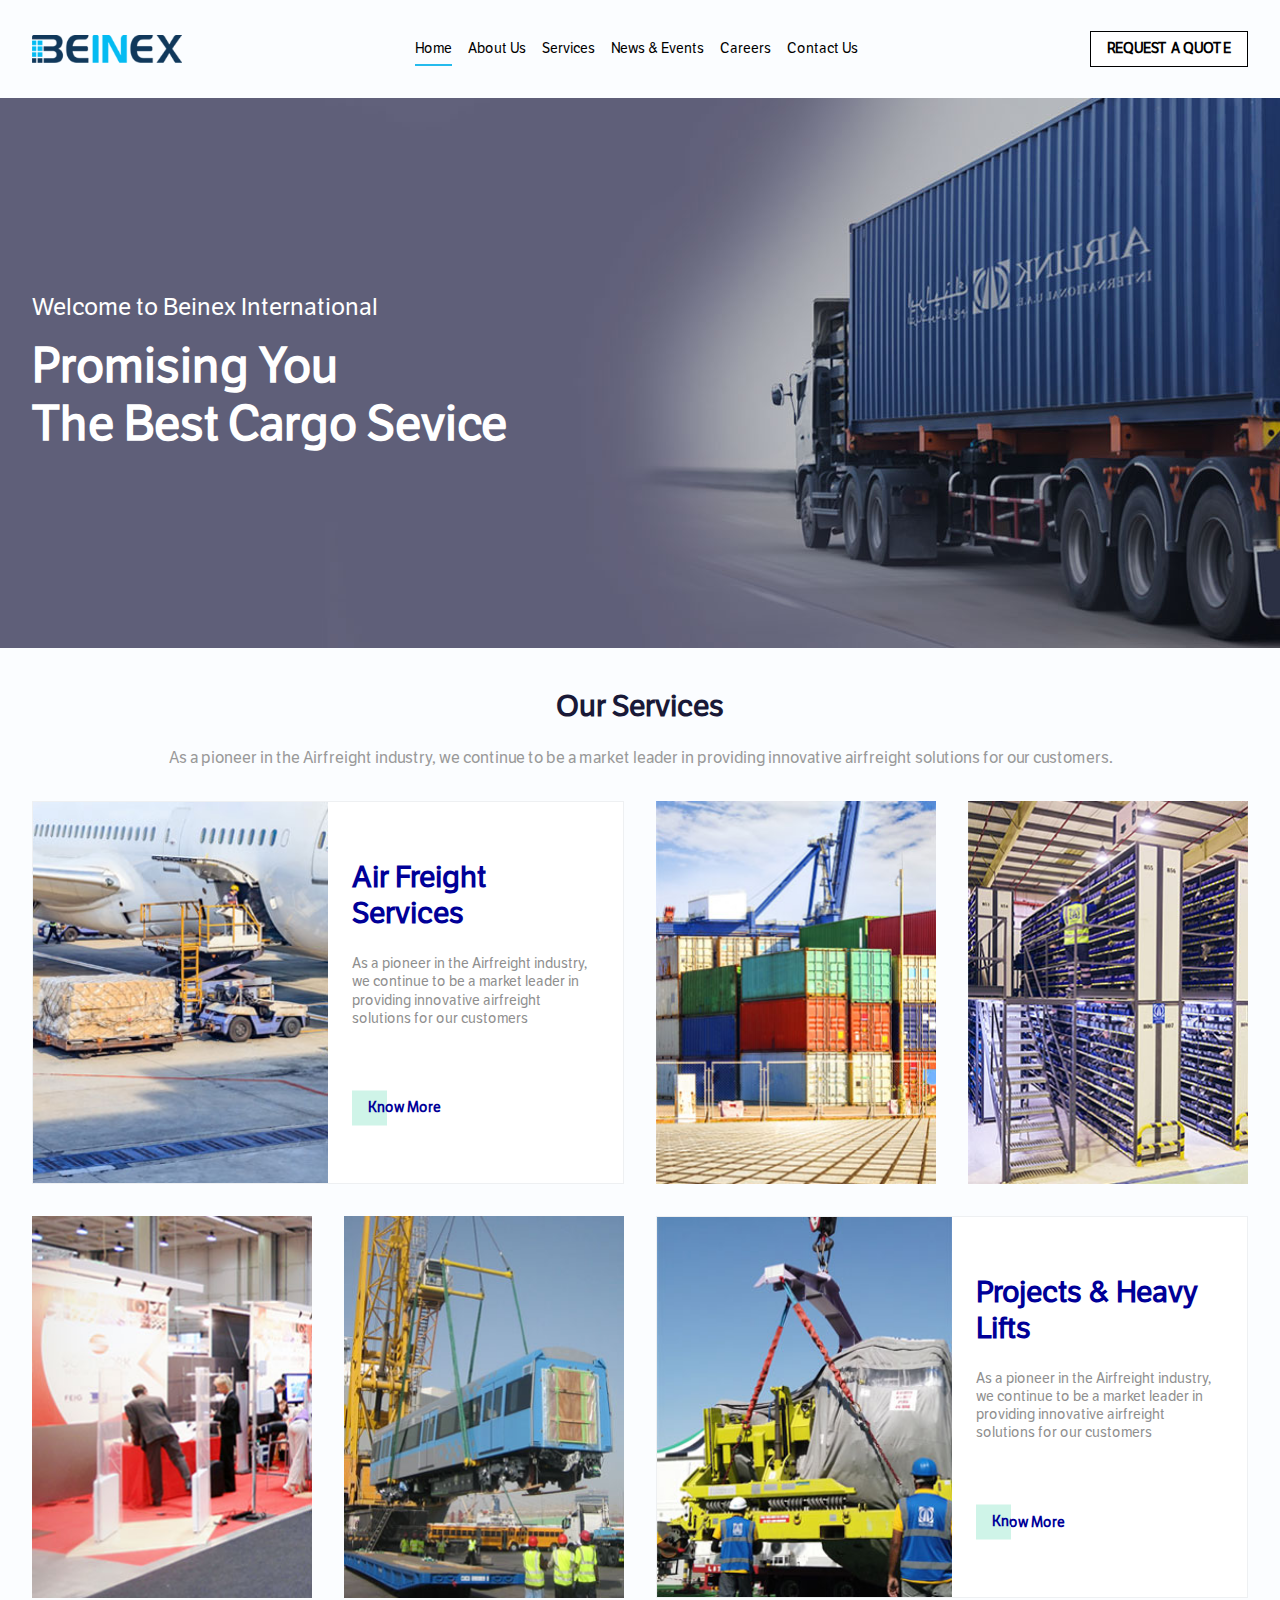
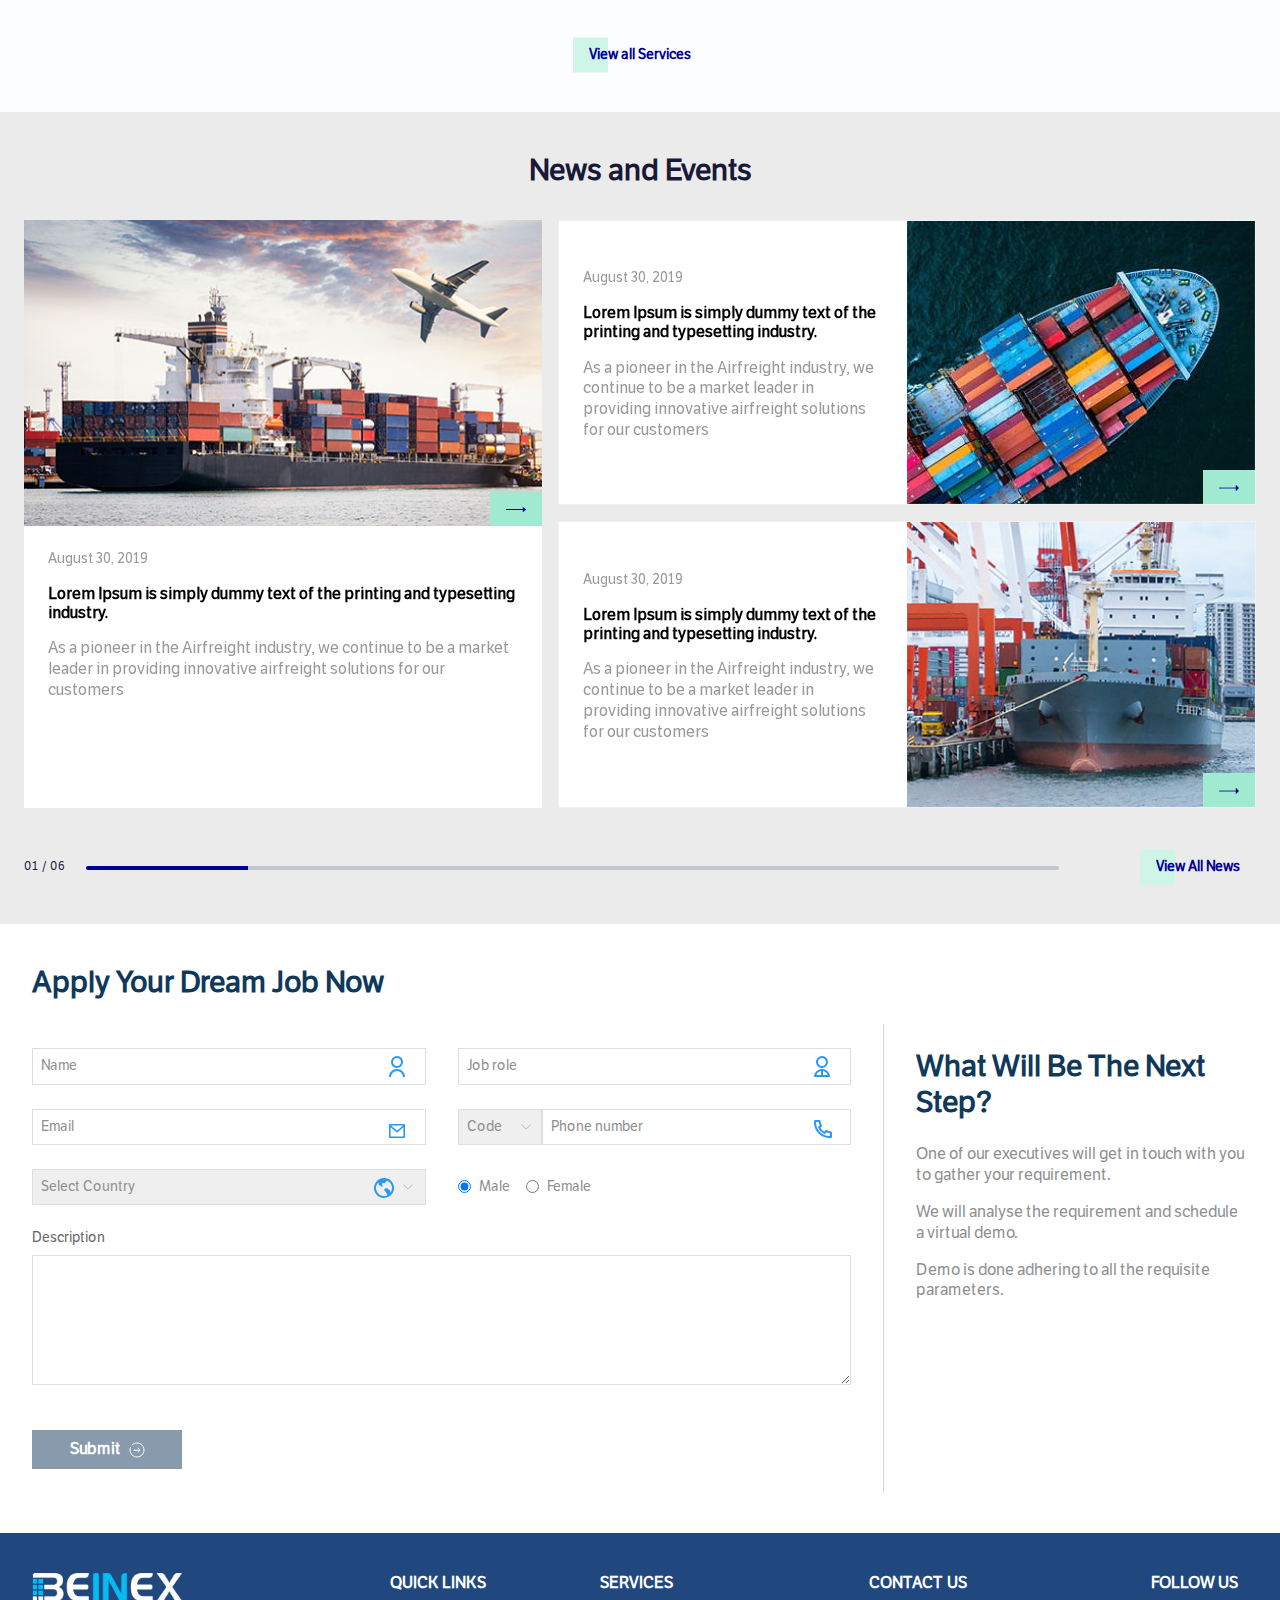
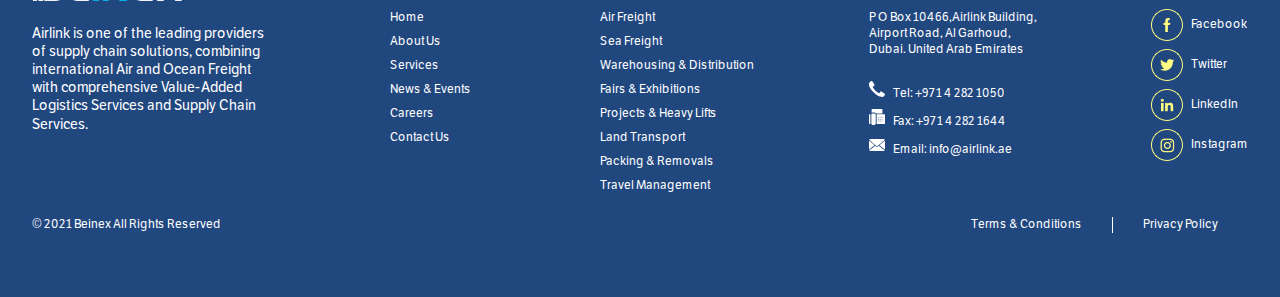
<file: page/index.html>
<!doctype html>
<html lang="en">

<head>
    <!-- Required meta tags -->
    <meta charset="utf-8">
    <meta name="viewport" content="width=device-width, initial-scale=1, shrink-to-fit=no">

    <!-- CSS -->
    <link rel="stylesheet" href="../assets/css/bootstrap.min.css">
    <link rel="stylesheet" href="../assets/css/slick.css">
    <link rel="stylesheet" href="../assets/css/slick-theme.css">
    <link rel="stylesheet" href="../assets/css/style.css">

    <title>BEINEX</title>
</head>

<body>
    <!-- header -->
    <header class="beinex-header">
      <div class="content-wrapper">
          <nav class="beinex-header__navbar navbar navbar-expand-lg">
              <div class="container-fluid">
                <a class="navbar-brand" href="#">
                    <img src="../assets/images/beinex-logo.svg" class="beinex-header__logo">
                </a>
                <button class="navbar-toggler" type="button" data-bs-toggle="collapse" data-bs-target="#beinexHeader" aria-controls="beinexHeader" aria-expanded="false" aria-label="Toggle navigation">
                  <svg width="18" height="14" viewBox="0 0 18 14" fill="none" xmlns="http://www.w3.org/2000/svg">
                      <path d="M0 1H18" stroke="#0E2E58" stroke-width="2"/>
                      <path d="M0 7H18" stroke="#0E2E58" stroke-width="2"/>
                      <path d="M0 13H18" stroke="#0E2E58" stroke-width="2"/>
                      </svg>                        
                </button>
                <div class="collapse navbar-collapse" id="beinexHeader">
                  <div class="beinex-header__fade"></div>
                  <ul class="navbar-nav">
                      <button class="beinex-header__close" type="button" data-bs-toggle="collapse" data-bs-target="#beinexHeader" aria-controls="beinexHeader" aria-expanded="false" aria-label="Toggle navigation">
                          <svg width="18" height="18" viewBox="0 0 18 18" fill="none" xmlns="http://www.w3.org/2000/svg">
                              <path d="M2 16L16.1421 1.85786" stroke="#0E2E58" stroke-width="2" stroke-linecap="round"/>
                              <path d="M16 16.1421L1.85786 1.99995" stroke="#0E2E58" stroke-width="2" stroke-linecap="round"/>
                              </svg>                                
                      </button>
                    <li class="beinex-header__nav-item active">
                      <a class="beinex-header__nav-link" aria-current="page" href="#">Home</a>
                    </li>
                    <li class="beinex-header__nav-item">
                      <a class="beinex-header__nav-link" href="#">About Us</a>
                    </li>
                    <li class="beinex-header__nav-item">
                      <a class="beinex-header__nav-link" href="#">Services</a>
                    </li>
                    <li class="beinex-header__nav-item">
                      <a class="beinex-header__nav-link" href="#">News & Events</a>
                    </li>
                    <li class="beinex-header__nav-item">
                      <a class="beinex-header__nav-link" href="#">Careers</a>
                    </li>
                    <li class="beinex-header__nav-item">
                      <a class="beinex-header__nav-link" href="#">Contact Us</a>
                    </li>
                    <a href="#" class="beinex-button beinex-button--white beinex-header__btn-hide">Request a Quote</a>
                  </ul>
                  <div><a href="#" class="beinex-button beinex-button--white beinex-header__btn-show">Request a Quote</a></div>
                </div>
                
              </div>
            </nav>
      </div>
  </header>

  <!-- header end -->

  <!-- banner start -->
  <div class="beinex-banner">
    <div class="beinex-banner__img-wrapper">
      <img src="../assets/images/banner-img.jpg" alt="" class="beinex-banner__img">
    </div>
    <div class="content-wrapper">
      <div class="beinex-banner__content">
        <h1 class="beinex-h1"><span>Welcome to Beinex International</span>Promising You<br>The Best Cargo Sevice</h1>
    </div>
    </div>
  </div>
  <!-- banner end -->

  <!-- services start -->
  <div class="beinex-service">
    <div class="content-wrapper">
      <h1 class="beinex-service__head">Our Services</h1>
      <p class="beinex-service__text">As a pioneer in the Airfreight industry, we continue to be a market leader in
        providing innovative airfreight solutions for our customers.</p>
      <div class="beinex-service__outer">
        <div class="beinex-tile-service">
          <div class="beinex-tile-service__img-sec">
            <img src="../assets/images/our-services-img01.jpg" alt="" class="beinex-tile-service__img">
          </div>
          <div class="beinex-tile-service__cnt">
            <h1 class="beinex-tile-service__h1">Air Freight Services</h1>
            <p class="beinex-tile-service__txt">As a pioneer in the Airfreight industry, we continue to be a market
              leader in providing innovative airfreight solutions for our customers</p>
            <div class="beinex-button-blue">
              <a href="#" title="Know More" btn-text="Know More" class="beinex-button-blue__text">Know More</a>
            </div>
          </div>
        </div>
        <div class="beinex-service__img-sec">
          <img src="../assets/images/our-services-img02.jpg" alt="" class="beinex-service__img">
        </div>
        <div class="beinex-service__img-sec">
          <img src="../assets/images/our-services-img03.jpg" alt="" class="beinex-service__img">
        </div>
      </div>
      <div class="beinex-service__outer beinex-service__outer--secnd">
        <div class="beinex-service__img-sec">
          <img src="../assets/images/our-services-img04.jpg" alt="" class="beinex-service__img">
        </div>
        <div class="beinex-service__img-sec">
          <img src="../assets/images/our-services-img05.jpg" alt="" class="beinex-service__img">
        </div>
        <div class="beinex-tile-service">
          <div class="beinex-tile-service__img-sec">
            <img src="../assets/images/our-services-img06.jpg" alt="" class="beinex-tile-service__img">
          </div>
          <div class="beinex-tile-service__cnt">
            <h1 class="beinex-tile-service__h1">Projects & Heavy Lifts</h1>
            <p class="beinex-tile-service__txt">As a pioneer in the Airfreight industry, we continue to be a market leader in providing innovative airfreight solutions for our customers</p>
            <div class="beinex-button-blue">
              <a href="#" title="Know More" btn-text="Know More" class="beinex-button-blue__text">Know More</a>
            </div>
          </div>
        </div>
      </div>
      <div class="beinex-button-blue beinex-button-blue--center">
        <a href="#" title="View all Services" btn-text="View all Services" class="beinex-button-blue__text">View all Services</a>
      </div>
    </div>
  </div>
  <!-- services end -->

  <!-- news start -->
  <div class="beinex-slider">
    <div class="content-wrapper">
        <h1 class="beinex-slider__h1">News and Events</h1>
        <div class="beinex-slider__outer">
            <div class="beinex-slider__sec">
                <div class="beinex-tile-news beinex-slider__sec-1">
                    <div class="beinex-tile-news__img-sec">
                        <img src="../assets/images/news-img01.jpg" alt="">
                        <span class="beinex-tile-news__tag">
                            <img src="../assets/images/arrow.svg" alt="">
                        </span>
                    </div>
                    <div class="beinex-tile-news__cnt">
                        <p class="beinex-tile-news__date">August 30, 2019</p>
                        <h2 class="beinex-tile-news__h2">Lorem Ipsum is simply dummy text of the printing and typesetting industry.</h2>
                        <p class="beinex-tile-news__txt">As a pioneer in the Airfreight industry, we continue to be a market leader in providing innovative airfreight solutions for our customers</p>
                        
                    </div>
                </div>
                <div class="beinex-slider__sec-2">
                    <div class="beinex-tile-service beinex-tile-service--slick">
                        <div class="beinex-tile-service__cnt">
                            <p class="beinex-tile-news__date">August 30, 2019</p>
                            <h2 class="beinex-tile-news__h2">Lorem Ipsum is simply dummy text of the printing and typesetting industry.</h2>
                            <p class="beinex-tile-news__txt">As a pioneer in the Airfreight industry, we continue to be a market leader in providing innovative airfreight solutions for our customers</p>
                        </div>
                        <div class="beinex-tile-service__img-sec">
                            <img src="../assets/images/news-img02.jpg" alt="" class="beinex-tile-service__img">
                            <span class="beinex-tile-news__tag">
                                <img src="../assets/images/arrow.svg" alt="">
                            </span>
                        </div>
                    </div>
                    <div class="beinex-tile-service beinex-tile-service--slick">
                        <div class="beinex-tile-service__cnt">
                            <p class="beinex-tile-news__date">August 30, 2019</p>
                            <h2 class="beinex-tile-news__h2">Lorem Ipsum is simply dummy text of the printing and typesetting industry.</h2>
                            <p class="beinex-tile-news__txt">As a pioneer in the Airfreight industry, we continue to be a market leader in providing innovative airfreight solutions for our customers</p>
                        </div>
                        <div class="beinex-tile-service__img-sec">
                            <img src="../assets/images/news-img03.jpg" alt="" class="beinex-tile-service__img">
                            <span class="beinex-tile-news__tag">
                                <img src="../assets/images/arrow.svg" alt="">
                            </span>
                        </div>
                    </div>
                </div>
            </div>
            <div class="beinex-slider__sec">
                <div class="beinex-tile-news beinex-slider__sec-1">
                    <div class="beinex-tile-news__img-sec">
                        <img src="../assets/images/news-img01.jpg" alt="">
                        <span class="beinex-tile-news__tag">
                            <img src="../assets/images/arrow.svg" alt="">
                        </span>
                    </div>
                    <div class="beinex-tile-news__cnt">
                        <p class="beinex-tile-news__date">August 30, 2019</p>
                        <h2 class="beinex-tile-news__h2">Lorem Ipsum is simply dummy text of the printing and typesetting industry.</h2>
                        <p class="beinex-tile-news__txt">As a pioneer in the Airfreight industry, we continue to be a market leader in providing innovative airfreight solutions for our customers</p>
                        
                    </div>
                </div>
                <div class="beinex-slider__sec-2">
                    <div class="beinex-tile-service beinex-tile-service--slick">
                        <div class="beinex-tile-service__cnt">
                            <p class="beinex-tile-news__date">August 30, 2019</p>
                            <h2 class="beinex-tile-news__h2">Lorem Ipsum is simply dummy text of the printing and typesetting industry.</h2>
                            <p class="beinex-tile-news__txt">As a pioneer in the Airfreight industry, we continue to be a market leader in providing innovative airfreight solutions for our customers</p>
                        </div>
                        <div class="beinex-tile-service__img-sec">
                            <img src="../assets/images/news-img02.jpg" alt="" class="beinex-tile-service__img">
                            <span class="beinex-tile-news__tag">
                                <img src="../assets/images/arrow.svg" alt="">
                            </span>
                        </div>
                    </div>
                    <div class="beinex-tile-service beinex-tile-service--slick">
                        <div class="beinex-tile-service__cnt">
                            <p class="beinex-tile-news__date">August 30, 2019</p>
                            <h2 class="beinex-tile-news__h2">Lorem Ipsum is simply dummy text of the printing and typesetting industry.</h2>
                            <p class="beinex-tile-news__txt">As a pioneer in the Airfreight industry, we continue to be a market leader in providing innovative airfreight solutions for our customers</p>
                        </div>
                        <div class="beinex-tile-service__img-sec">
                            <img src="../assets/images/news-img03.jpg" alt="" class="beinex-tile-service__img">
                            <span class="beinex-tile-news__tag">
                                <img src="../assets/images/arrow.svg" alt="">
                            </span>
                        </div>
                    </div>
                </div>
            </div>
            <div class="beinex-slider__sec">
                <div class="beinex-tile-news beinex-slider__sec-1">
                    <div class="beinex-tile-news__img-sec">
                        <img src="../assets/images/news-img01.jpg" alt="">
                        <span class="beinex-tile-news__tag">
                            <img src="../assets/images/arrow.svg" alt="">
                        </span>
                    </div>
                    <div class="beinex-tile-news__cnt">
                        <p class="beinex-tile-news__date">August 30, 2019</p>
                        <h2 class="beinex-tile-news__h2">Lorem Ipsum is simply dummy text of the printing and typesetting industry.</h2>
                        <p class="beinex-tile-news__txt">As a pioneer in the Airfreight industry, we continue to be a market leader in providing innovative airfreight solutions for our customers</p>
                        
                    </div>
                </div>
                <div class="beinex-slider__sec-2">
                    <div class="beinex-tile-service beinex-tile-service--slick">
                        <div class="beinex-tile-service__cnt">
                            <p class="beinex-tile-news__date">August 30, 2019</p>
                            <h2 class="beinex-tile-news__h2">Lorem Ipsum is simply dummy text of the printing and typesetting industry.</h2>
                            <p class="beinex-tile-news__txt">As a pioneer in the Airfreight industry, we continue to be a market leader in providing innovative airfreight solutions for our customers</p>
                        </div>
                        <div class="beinex-tile-service__img-sec">
                            <img src="../assets/images/news-img02.jpg" alt="" class="beinex-tile-service__img">
                            <span class="beinex-tile-news__tag">
                                <img src="../assets/images/arrow.svg" alt="">
                            </span>
                        </div>
                    </div>
                    <div class="beinex-tile-service beinex-tile-service--slick">
                        <div class="beinex-tile-service__cnt">
                            <p class="beinex-tile-news__date">August 30, 2019</p>
                            <h2 class="beinex-tile-news__h2">Lorem Ipsum is simply dummy text of the printing and typesetting industry.</h2>
                            <p class="beinex-tile-news__txt">As a pioneer in the Airfreight industry, we continue to be a market leader in providing innovative airfreight solutions for our customers</p>
                        </div>
                        <div class="beinex-tile-service__img-sec">
                            <img src="../assets/images/news-img03.jpg" alt="" class="beinex-tile-service__img">
                            <span class="beinex-tile-news__tag">
                                <img src="../assets/images/arrow.svg" alt="">
                            </span>
                        </div>
                    </div>
                </div>
            </div>
            <div class="beinex-slider__sec">
                <div class="beinex-tile-news beinex-slider__sec-1">
                    <div class="beinex-tile-news__img-sec">
                        <img src="../assets/images/news-img01.jpg" alt="">
                        <span class="beinex-tile-news__tag">
                            <img src="../assets/images/arrow.svg" alt="">
                        </span>
                    </div>
                    <div class="beinex-tile-news__cnt">
                        <p class="beinex-tile-news__date">August 30, 2019</p>
                        <h2 class="beinex-tile-news__h2">Lorem Ipsum is simply dummy text of the printing and typesetting industry.</h2>
                        <p class="beinex-tile-news__txt">As a pioneer in the Airfreight industry, we continue to be a market leader in providing innovative airfreight solutions for our customers</p>
                        
                    </div>
                </div>
                <div class="beinex-slider__sec-2">
                    <div class="beinex-tile-service beinex-tile-service--slick">
                        <div class="beinex-tile-service__cnt">
                            <p class="beinex-tile-news__date">August 30, 2019</p>
                            <h2 class="beinex-tile-news__h2">Lorem Ipsum is simply dummy text of the printing and typesetting industry.</h2>
                            <p class="beinex-tile-news__txt">As a pioneer in the Airfreight industry, we continue to be a market leader in providing innovative airfreight solutions for our customers</p>
                        </div>
                        <div class="beinex-tile-service__img-sec">
                            <img src="../assets/images/news-img02.jpg" alt="" class="beinex-tile-service__img">
                            <span class="beinex-tile-news__tag">
                                <img src="../assets/images/arrow.svg" alt="">
                            </span>
                        </div>
                    </div>
                    <div class="beinex-tile-service beinex-tile-service--slick">
                        <div class="beinex-tile-service__cnt">
                            <p class="beinex-tile-news__date">August 30, 2019</p>
                            <h2 class="beinex-tile-news__h2">Lorem Ipsum is simply dummy text of the printing and typesetting industry.</h2>
                            <p class="beinex-tile-news__txt">As a pioneer in the Airfreight industry, we continue to be a market leader in providing innovative airfreight solutions for our customers</p>
                        </div>
                        <div class="beinex-tile-service__img-sec">
                            <img src="../assets/images/news-img03.jpg" alt="" class="beinex-tile-service__img">
                            <span class="beinex-tile-news__tag">
                                <img src="../assets/images/arrow.svg" alt="">
                            </span>
                        </div>
                    </div>
                </div>
            </div>
            <div class="beinex-slider__sec">
                <div class="beinex-tile-news beinex-slider__sec-1">
                    <div class="beinex-tile-news__img-sec">
                        <img src="../assets/images/news-img01.jpg" alt="">
                        <span class="beinex-tile-news__tag">
                            <img src="../assets/images/arrow.svg" alt="">
                        </span>
                    </div>
                    <div class="beinex-tile-news__cnt">
                        <p class="beinex-tile-news__date">August 30, 2019</p>
                        <h2 class="beinex-tile-news__h2">Lorem Ipsum is simply dummy text of the printing and typesetting industry.</h2>
                        <p class="beinex-tile-news__txt">As a pioneer in the Airfreight industry, we continue to be a market leader in providing innovative airfreight solutions for our customers</p>
                        
                    </div>
                </div>
                <div class="beinex-slider__sec-2">
                    <div class="beinex-tile-service beinex-tile-service--slick">
                        <div class="beinex-tile-service__cnt">
                            <p class="beinex-tile-news__date">August 30, 2019</p>
                            <h2 class="beinex-tile-news__h2">Lorem Ipsum is simply dummy text of the printing and typesetting industry.</h2>
                            <p class="beinex-tile-news__txt">As a pioneer in the Airfreight industry, we continue to be a market leader in providing innovative airfreight solutions for our customers</p>
                        </div>
                        <div class="beinex-tile-service__img-sec">
                            <img src="../assets/images/news-img02.jpg" alt="" class="beinex-tile-service__img">
                            <span class="beinex-tile-news__tag">
                                <img src="../assets/images/arrow.svg" alt="">
                            </span>
                        </div>
                    </div>
                    <div class="beinex-tile-service beinex-tile-service--slick">
                        <div class="beinex-tile-service__cnt">
                            <p class="beinex-tile-news__date">August 30, 2019</p>
                            <h2 class="beinex-tile-news__h2">Lorem Ipsum is simply dummy text of the printing and typesetting industry.</h2>
                            <p class="beinex-tile-news__txt">As a pioneer in the Airfreight industry, we continue to be a market leader in providing innovative airfreight solutions for our customers</p>
                        </div>
                        <div class="beinex-tile-service__img-sec">
                            <img src="../assets/images/news-img03.jpg" alt="" class="beinex-tile-service__img">
                            <span class="beinex-tile-news__tag">
                                <img src="../assets/images/arrow.svg" alt="">
                            </span>
                        </div>
                    </div>
                </div>
            </div>
            <div class="beinex-slider__sec">
                <div class="beinex-tile-news beinex-slider__sec-1">
                    <div class="beinex-tile-news__img-sec">
                        <img src="../assets/images/news-img01.jpg" alt="">
                        <span class="beinex-tile-news__tag">
                            <img src="../assets/images/arrow.svg" alt="">
                        </span>
                    </div>
                    <div class="beinex-tile-news__cnt">
                        <p class="beinex-tile-news__date">August 30, 2019</p>
                        <h2 class="beinex-tile-news__h2">Lorem Ipsum is simply dummy text of the printing and typesetting industry.</h2>
                        <p class="beinex-tile-news__txt">As a pioneer in the Airfreight industry, we continue to be a market leader in providing innovative airfreight solutions for our customers</p>
                        
                    </div>
                </div>
                <div class="beinex-slider__sec-2">
                    <div class="beinex-tile-service beinex-tile-service--slick">
                        <div class="beinex-tile-service__cnt">
                            <p class="beinex-tile-news__date">August 30, 2019</p>
                            <h2 class="beinex-tile-news__h2">Lorem Ipsum is simply dummy text of the printing and typesetting industry.</h2>
                            <p class="beinex-tile-news__txt">As a pioneer in the Airfreight industry, we continue to be a market leader in providing innovative airfreight solutions for our customers</p>
                        </div>
                        <div class="beinex-tile-service__img-sec">
                            <img src="../assets/images/news-img02.jpg" alt="" class="beinex-tile-service__img">
                            <span class="beinex-tile-news__tag">
                                <img src="../assets/images/arrow.svg" alt="">
                            </span>
                        </div>
                    </div>
                    <div class="beinex-tile-service beinex-tile-service--slick">
                        <div class="beinex-tile-service__cnt">
                            <p class="beinex-tile-news__date">August 30, 2019</p>
                            <h2 class="beinex-tile-news__h2">Lorem Ipsum is simply dummy text of the printing and typesetting industry.</h2>
                            <p class="beinex-tile-news__txt">As a pioneer in the Airfreight industry, we continue to be a market leader in providing innovative airfreight solutions for our customers</p>
                        </div>
                        <div class="beinex-tile-service__img-sec">
                            <img src="../assets/images/news-img03.jpg" alt="" class="beinex-tile-service__img">
                            <span class="beinex-tile-news__tag">
                                <img src="../assets/images/arrow.svg" alt="">
                            </span>
                        </div>
                    </div>
                </div>
            </div>
            

        </div>
        <div class="beinex-slider__nav">
            <div class="beinex-slider__counter">
            </div>
            
            <div class="beinex-button-blue"> 
                <a href="#" title="View All News" btn-text="View All News" class="beinex-button-blue__text">View All News</a>
            </div>
        </div>
    </div>
</div>
  <!-- news end -->

  <!-- form start -->
  <div class="beinex-form">
    <div class="content-wrapper">
      <h1 class="beinex-form__h1">Apply Your Dream Job Now</h1>
      <div class="beinex-form__outer">
        <div class="beinex-form__sec-1">
          <div class="beinex-form__inner">
            <div class="beinex-form__field">
              <input type="text" name="name" id="name" placeholder="Name" required>
              <label class="beinex-form__icon">
                <svg xmlns="http://www.w3.org/2000/svg" width="22" height="22" viewBox="0 0 22 22">
                  <g id="Group_2" data-name="Group 2" transform="translate(6746 -12673)">
                    <rect id="Rectangle_1" data-name="Rectangle 1" width="22" height="22" transform="translate(-6746 12673)" fill="none"/>
                    <path id="Path_261" data-name="Path 261" d="M0,21a8,8,0,0,1,16,0H14A6,6,0,1,0,2,21Zm8-9a6,6,0,1,1,4.243-1.757A6,6,0,0,1,8,12Zm0-2A4,4,0,1,0,5.172,8.828,4,4,0,0,0,8,10Z" transform="translate(-6746 12674)" fill="#2b98f7"/>
                  </g>
                </svg>
              </label>
            </div>

            <div class="beinex-form__field">
              <input type="text" name="role" id="role" placeholder="Job role" required>
              <label class="beinex-form__icon">
                <svg xmlns="http://www.w3.org/2000/svg" width="22" height="22" viewBox="0 0 22 22">
                  <g id="Group_2" data-name="Group 2" transform="translate(6746 -12673)">
                    <rect id="Rectangle_1" data-name="Rectangle 1" width="22" height="22" transform="translate(-6746 12673)" fill="none"/>
                    <path id="Path_281" data-name="Path 281" d="M0,21a8,8,0,0,1,16,0Zm9-5.917V19h4.659A6.009,6.009,0,0,0,9,15.083ZM7,19V15.083A6.009,6.009,0,0,0,2.341,19Zm1-7a6,6,0,1,1,4.243-1.757A6,6,0,0,1,8,12Zm0-2A4,4,0,1,0,5.172,8.828,4,4,0,0,0,8,10Z" transform="translate(-6746 12674)" fill="#2b98f7"/>
                  </g>
                </svg>
              </label>
            </div>

            <div class="beinex-form__valid">
              <div class="beinex-form__field">
                <input type="text" name="email" id="email" placeholder="Email">
                <span class="beinex-form__error-txt">*mail id must have "@beinex.com"</span>
                <label class="beinex-form__icon">
                  <svg xmlns="http://www.w3.org/2000/svg" width="22" height="22" viewBox="0 0 22 22">
                    <g id="Group_3" data-name="Group 3" transform="translate(6746 -12673)">
                      <g id="Group_2" data-name="Group 2">
                        <rect id="Rectangle_1" data-name="Rectangle 1" width="22" height="22" transform="translate(-6746 12673)" fill="none"/>
                        <path id="Path_263" data-name="Path 263" d="M.8,0H15.2a.812.812,0,0,1,.566.228A.767.767,0,0,1,16,.778V13.222a.767.767,0,0,1-.234.55A.812.812,0,0,1,15.2,14H.8a.812.812,0,0,1-.566-.228A.767.767,0,0,1,0,13.222V.778A.767.767,0,0,1,.234.228.812.812,0,0,1,.8,0ZM14.4,3.3,8.058,8.818,1.6,3.279v9.165H14.4ZM2.009,1.556l6.04,5.182L14,1.556Z" transform="translate(-6746 12681)" fill="#2b98f7"/>
                      </g>
                    </g>
                  </svg>
                </label>
              </div>
              
              
            </div>

            <div class="beinex-form__valid">
              <div class="beinex-form__field">
                <div class="beinex-form__phone">
                  <select name="code" id="code">
                    <option value="0" disabled selected>Code</option>
                    <option value="india">+91</option>
                    <option value="Uae">+93</option>
                  </select>
                  
                  <input type="number" name="number" id="number" placeholder="Phone number">
                  <span class="beinex-form__error-txt">*enter your 10 digit number</span>
                  <label class="beinex-form__icon">
                    <svg xmlns="http://www.w3.org/2000/svg" width="22" height="22.008" viewBox="0 0 22 22.008">
                      <g id="Group_2" data-name="Group 2" transform="translate(6755 -12673)">
                        <rect id="Rectangle_1" data-name="Rectangle 1" width="22" height="22" transform="translate(-6755 12673)" fill="none"/>
                        <path id="Path_274" data-name="Path 274" d="M6.367,7.682a10.556,10.556,0,0,0,3.952,3.952L11.2,10.4a1,1,0,0,1,1.294-.3,11.422,11.422,0,0,0,4.583,1.364,1,1,0,0,1,.921,1v4.462a1,1,0,0,1-.9,1A15.509,15.509,0,0,1,.083.9a1,1,0,0,1,1-.9H5.54a1,1,0,0,1,1,.921A11.422,11.422,0,0,0,7.9,5.5a1,1,0,0,1-.3,1.3l-1.238.884ZM3.845,7.025l1.9-1.357A13.41,13.41,0,0,1,4.648,2H2.011C2,2.166,2,2.333,2,2.5A13.5,13.5,0,0,0,15.5,16c.167,0,.334,0,.5-.01V13.353a13.41,13.41,0,0,1-3.668-1.1l-1.357,1.9a12.442,12.442,0,0,1-1.588-.75L9.33,13.37a12.556,12.556,0,0,1-4.7-4.7L4.6,8.612a12.442,12.442,0,0,1-.75-1.588Z" transform="translate(-6755 12677)" fill="#2b98f7"/>
                      </g>
                    </svg>
                  </label>
                </div>
              </div>
              
            </div>

            <div class="beinex-form__field beinex-form__country">
              <select name="country">
                <option value="" disabled selected>Select Country</option>
                <option value="india">Uae</option>
                <option value="Uae">india</option>
                <option value="Uae">kenya</option>
              </select>
              
              <label class="beinex-form__icon">
                <svg xmlns="http://www.w3.org/2000/svg" width="22" height="22" viewBox="0 0 22 22">
                  <g id="Group_2" data-name="Group 2" transform="translate(6745 -12673)">
                    <rect id="Rectangle_1" data-name="Rectangle 1" width="22" height="22" transform="translate(-6745 12673)" fill="none"/>
                    <path id="Path_276" data-name="Path 276" d="M4.235,4.453A8,8,0,0,0,13.052,17.4a3.456,3.456,0,0,0-.24-1.722,12.3,12.3,0,0,0-2.253-2.844c-.338-.355-.316-.628-.195-1.437l.013-.091c.082-.554.22-.882,2.085-1.178a1.28,1.28,0,0,1,1.538.75l.116.172a1.831,1.831,0,0,0,.938.756c.165.075.37.17.645.325.652.373.652.794.652,1.716v.1a5.249,5.249,0,0,1-.1,1.034,8,8,0,0,0-3.1-12.336A7.877,7.877,0,0,0,11.575,3.91c-.135.185-.327,1.132-.95,1.21a3.667,3.667,0,0,1-.613-.009c-.622-.04-1.472-.095-1.744.644a2.928,2.928,0,0,0,.356,2.4.583.583,0,0,1,.046.519,1.014,1.014,0,0,1-.292.5,2.883,2.883,0,0,1-.419-.43,2.743,2.743,0,0,0-1.211-.96c-.184-.051-.386-.093-.583-.135C5.616,7.532,5,7.4,4.85,7.093a2.163,2.163,0,0,1-.105-.865,3.184,3.184,0,0,0-.2-1.345,1.276,1.276,0,0,0-.306-.43ZM10,20a10,10,0,1,1,7.071-2.929A10,10,0,0,1,10,20Z" transform="translate(-6745 12675)" fill="#2b98f7"/>
                  </g>
                </svg>
              </label>
            </div>

            <div class="beinex-form__field beinex-form__field--radio">
              <input type="radio" checked='checked' id="male" name="gender">
              <label for="male">Male</label>
              <input type="radio" id="female" name="gender">
              <label for="female">Female</label>
            </div>

            <div class="beinex-form__field beinex-form__field--desc">
              <p class="beinex-form__desc">Description</p>
              <textarea name="description" id="description"></textarea>
              
            </div>

          </div>
          <button type="submit" class="beinex-button-submit" id="submit">Submit<svg width="16" height="16" viewBox="0 0 16 16" fill="none" xmlns="http://www.w3.org/2000/svg">
            <path d="M3.13256 2.96758C4.43674 1.70262 6.18314 0.996672 8 1.00001C9.85652 1.00001 11.637 1.73751 12.9498 3.05026C14.2625 4.36302 15 6.14349 15 8.00001C15 9.85652 14.2625 11.637 12.9498 12.9498C11.637 14.2625 9.85652 15 8 15C6.14349 15 4.36302 14.2625 3.05027 12.9498C1.73751 11.637 1.00001 9.85652 1.00001 8.00001C0.99889 7.09125 1.17526 6.19102 1.51917 5.34985" stroke="white" stroke-linecap="round" stroke-linejoin="round"></path>
            <path d="M9.17236 6L11.0001 8.19328L9.17236 10.021" stroke="white" stroke-linecap="round" stroke-linejoin="round"></path>
            <path d="M5 8.19328H10.4832" stroke="white" stroke-linecap="round" stroke-linejoin="round"></path>
            </svg></button>
        </div>

        <div class="beinex-form__sec-2">
          <h1 class="beinex-form__h1">What Will Be The Next Step?</h1>
          <p class="beinex-form__txt">One of our executives will get in touch with you to gather your requirement.</p>
          <p class="beinex-form__txt">We will analyse the requirement and schedule a virtual demo.</p>
          <p class="beinex-form__txt">Demo is done adhering to all the requisite parameters.</p>
        </div>
      </div>
    </div>
  </div>
  <!-- form end -->

  <!-- footer start -->
  <footer class="beinex-footer">
    <div class="content-wrapper">
        <div class="beinex-footer__wrapper">
            <div class="beinex-footer__logo">
                <img src="../assets/images/beinex-logo-white.svg">
                <p>Airlink is one of the leading providers of supply chain solutions, combining international Air and Ocean Freight with comprehensive Value-Added Logistics Services and Supply Chain Services.</p>
            </div>
            <div class="beinex-footer__contents">
                <p class="beinex-footer__head">Quick Links</p>
                <ul class="beinex-footer__links">
                    <li><a href="#">Home</a></li>
                    <li><a href="#">About Us</a></li>
                    <li><a href="#">Services</a></li>
                    <li><a href="#">News & Events</a></li>
                    <li><a href="#">Careers</a></li> 
                    <li><a href="#">Contact Us</a></li>                   
                </ul>
            </div>
            <div class="beinex-footer__contents">
                <p class="beinex-footer__head">Services</p>
                <ul class="beinex-footer__links">
                    <li><a href="#">Air Freight</a></li>
                    <li><a href="#">Sea Freight</a></li>
                    <li><a href="#">Warehousing & Distribution</a></li>
                    <li><a href="#">Fairs & Exhibitions</a></li>
                    <li><a href="#">Projects & Heavy Lifts</a></li>    
                    <li><a href="#">Land Transport</a></li>  
                    <li><a href="#">Packing & Removals</a></li>                  
                    <li><a href="#">Travel Management</a></li>                  
                </ul>
            </div>
            <div class="beinex-footer__contents">
                <p class="beinex-footer__head">Contact Us</p>
                <ul class="beinex-footer__links">
                    <li class="beinex-footer__po">P O Box 10466,Airlink Building,<br>Airport Road, Al Garhoud,<br>Dubai. United Arab Emirates</li>
                    <li><a href="tel: +97142821050"><img src="../assets/images/footer-phone.svg" class="beinex-footer__icon">Tel: +971 4 282 1050</a></li>
                    <li><a href="#"><img src="../assets/images/footer-fax.svg" class="beinex-footer__icon">Fax: +971 4 282 1644</a></li>
                    <li><a href="mailto: info@airlink.ae"><img src="../assets/images/footer-mail.svg" class="beinex-footer__icon">Email: info@airlink.ae</a></li>                  
                </ul>
            </div>
            <div class="beinex-footer__contents">
                <p class="beinex-footer__head">Follow Us</p>
                <ul class="beinex-footer__links">
                    <li><a href="#"><svg xmlns="http://www.w3.org/2000/svg" xmlns:xlink="http://www.w3.org/1999/xlink" width="32" height="32" viewBox="0 0 32 32" class="beinex-footer__social">
                        <image id="Group_1" data-name="Group 1" width="32" height="32" xlink:href="[data-uri]"/>
                      </svg>Facebook</a></li>
                    <li><a href="#"><svg xmlns="http://www.w3.org/2000/svg" xmlns:xlink="http://www.w3.org/1999/xlink" width="32" height="32" viewBox="0 0 32 32" class="beinex-footer__social">
                        <image id="Group_2" data-name="Group 2" width="32" height="32" xlink:href="[data-uri]"/>
                      </svg>Twitter</a></li>
                    <li><a href="#"><svg xmlns="http://www.w3.org/2000/svg" xmlns:xlink="http://www.w3.org/1999/xlink" width="32" height="32" viewBox="0 0 32 32" class="beinex-footer__social">
                        <image id="Group_3" data-name="Group 3" width="32" height="32" xlink:href="[data-uri]"/>
                      </svg>LinkedIn</a></li>   
                      <li><a href="#"><svg xmlns="http://www.w3.org/2000/svg" xmlns:xlink="http://www.w3.org/1999/xlink" width="32" height="32" viewBox="0 0 32 32" class="beinex-footer__social">
                        <image id="Group_4" data-name="Group 4" width="32" height="32" xlink:href="[data-uri]"/>
                      </svg>Instagram</a></li>               
                </ul>
            </div>
            
        </div>
    </div>
    <div class="beinex-sub-footer">
        <div class="content-wrapper">
            <p>&copy; 2021 Beinex  All Rights Reserved </p>
            <ul class="">
                <li><a href="#">Terms & Conditions</a></li>
                <li><a href="#">Privacy Policy</a></li>
                
            </ul>
        </div>
    </div>
</footer>
  <!-- footer end -->

    <!-- JS -->
    <script src="../assets/js/jquery-3.5.1.slim.min.js"></script>
    <script src="../assets/js/bootstrap.bundle.min.js"></script>
    <script src="../assets/js/slick.min.js"></script>
    <script src="../assets/js/script.js"></script>
</body>

</html>
</file>
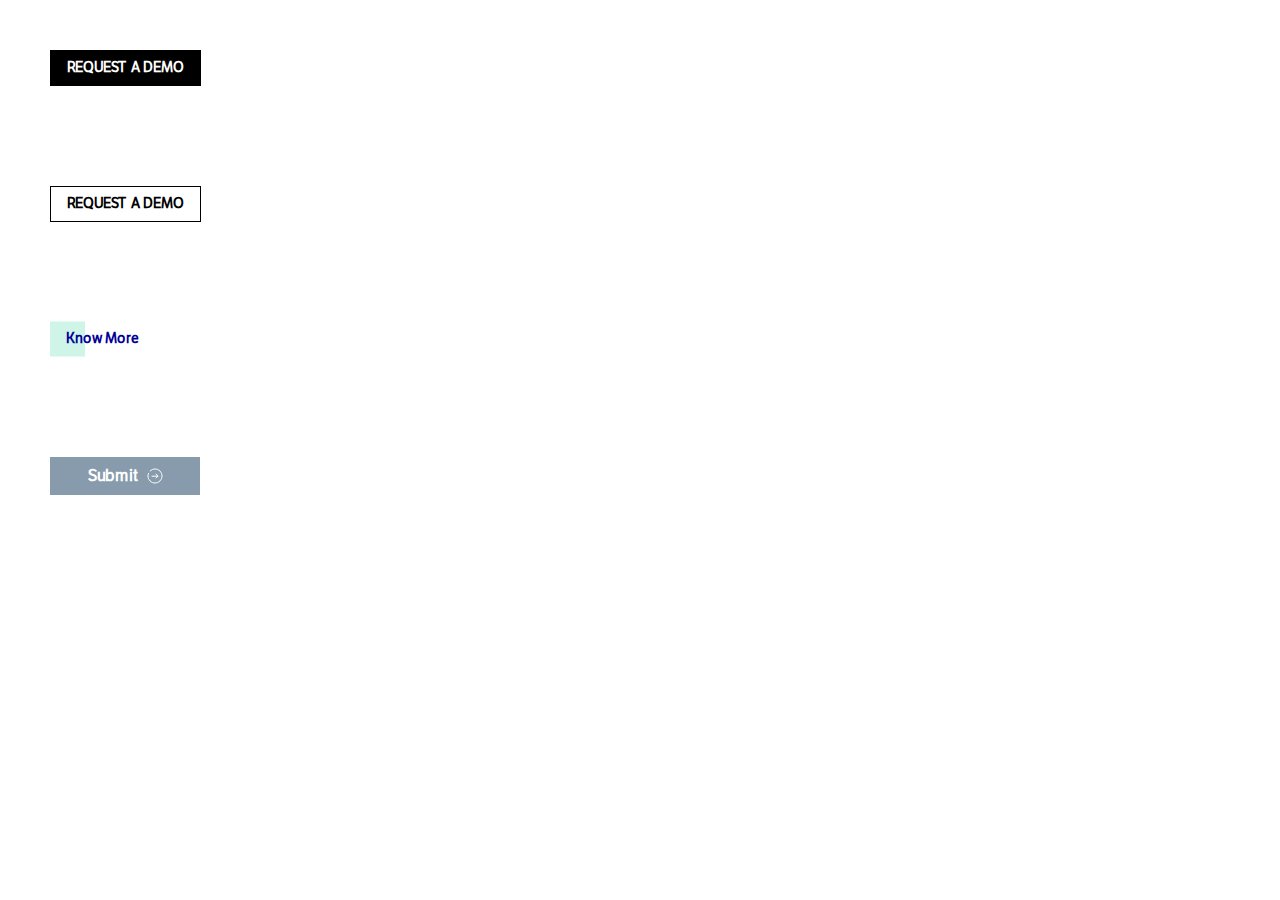
<file: atom/buttons.html>
<!DOCTYPE html>
<html lang="en">
<head>
    <meta charset="UTF-8">
    <meta http-equiv="X-UA-Compatible" content="IE=edge">
    <meta name="viewport" content="width=device-width, initial-scale=1.0">

    <link rel="stylesheet" href="../assets/css/style.css">
    <title>BEINEX</title>
</head>
<body>
    <div style="padding: 50px;">
        <a href="#" class="beinex-button">Request A demo</a>
    </div>
    <div style="padding: 50px;">
        <a href="#" class="beinex-button beinex-button--white">Request A demo</a>
    </div>

    <div style="padding: 50px;">
        <div class="beinex-button-blue"> 
            <a href="#" title="Know More" btn-text="Know More" class="beinex-button-blue__text">Know More</a>
        </div>
        
    </div>

    <div style="padding: 50px;">
        <a href="#" class="beinex-button-submit">Submit<svg width="16" height="16" viewBox="0 0 16 16" fill="none" xmlns="http://www.w3.org/2000/svg">
            <path d="M3.13256 2.96758C4.43674 1.70262 6.18314 0.996672 8 1.00001C9.85652 1.00001 11.637 1.73751 12.9498 3.05026C14.2625 4.36302 15 6.14349 15 8.00001C15 9.85652 14.2625 11.637 12.9498 12.9498C11.637 14.2625 9.85652 15 8 15C6.14349 15 4.36302 14.2625 3.05027 12.9498C1.73751 11.637 1.00001 9.85652 1.00001 8.00001C0.99889 7.09125 1.17526 6.19102 1.51917 5.34985" stroke="white" stroke-linecap="round" stroke-linejoin="round"></path>
            <path d="M9.17236 6L11.0001 8.19328L9.17236 10.021" stroke="white" stroke-linecap="round" stroke-linejoin="round"></path>
            <path d="M5 8.19328H10.4832" stroke="white" stroke-linecap="round" stroke-linejoin="round"></path>
            </svg></a>
        
    </div>
</body>
</html>
</file>
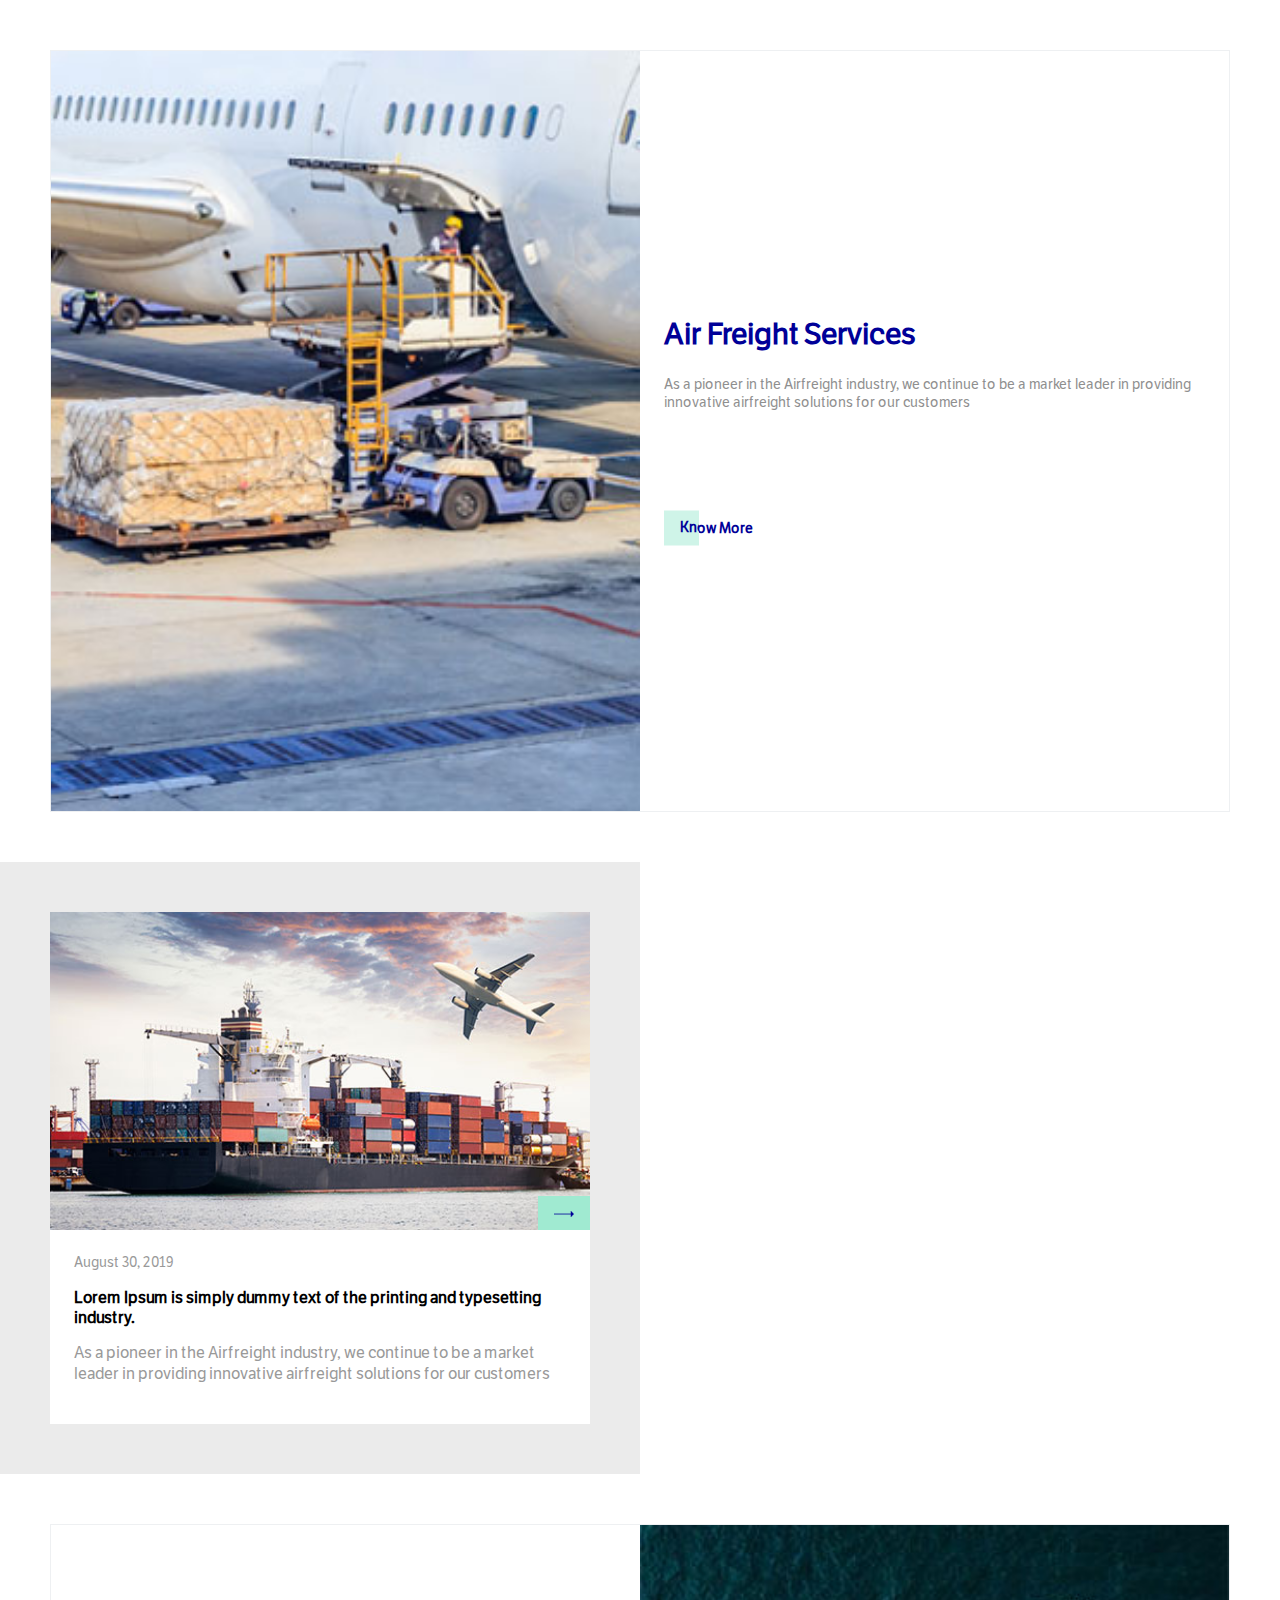
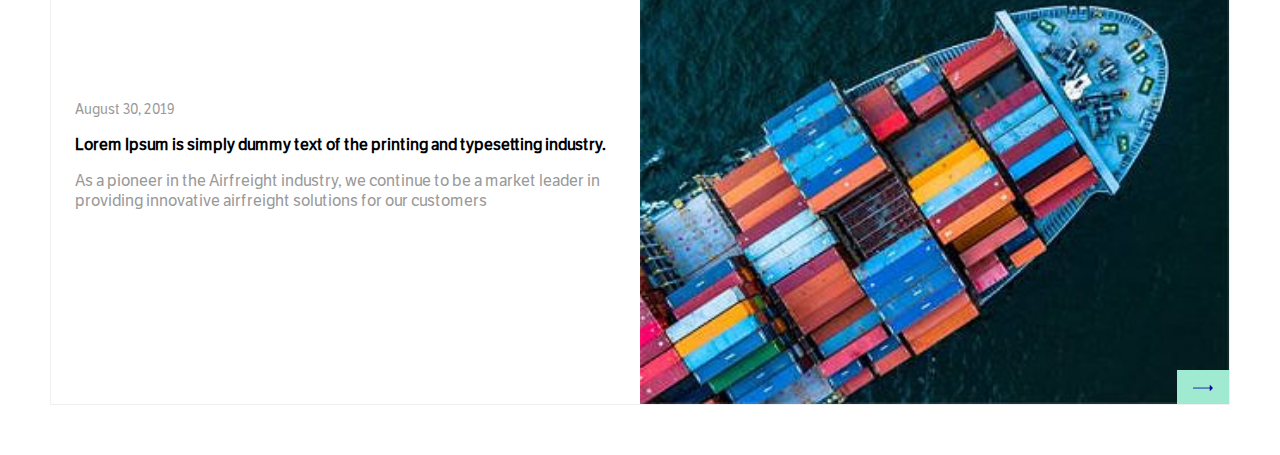
<file: molecules/beinex-tile.html>
<!doctype html>
<html lang="en">

<head>
    <!-- Required meta tags -->
    <meta charset="utf-8">
    <meta name="viewport" content="width=device-width, initial-scale=1, shrink-to-fit=no">

    <!-- CSS -->
    <link rel="stylesheet" href="../assets/css/bootstrap.min.css">
    <link rel="stylesheet" href="../assets/css/slick.css">
    <link rel="stylesheet" href="../assets/css/slick-theme.css">
    <link rel="stylesheet" href="../assets/css/style.css">

    <title>BEINEX</title>
</head>

<body>
    <div style="padding:50px;">
        <div class="beinex-tile-service">
            <div class="beinex-tile-service__img-sec">
                <img src="../assets/images/our-services-img01.jpg" alt="" class="beinex-tile-service__img">
            </div>
            <div class="beinex-tile-service__cnt">
                <h1 class="beinex-tile-service__h1">Air Freight Services</h1>
                <p class="beinex-tile-service__txt">As a pioneer in the Airfreight industry, we continue to be a market leader in providing innovative airfreight solutions for our customers</p>
                <div class="beinex-button-blue"> 
                    <a href="#" title="Know More" btn-text="Know More" class="beinex-button-blue__text">Know More
                    </a>
                </div>
            </div>
        </div>
    </div>
    <div style="padding:50px; width: 50%; background-color: #ebebeb;">
        <div class="beinex-tile-news">
            <div class="beinex-tile-news__img-sec">
                <img src="../assets/images/news-img01.jpg" alt="">
                <span class="beinex-tile-news__tag">
                    <img src="../assets/images/arrow.svg" alt="">
                </span>
            </div>
            <div class="beinex-tile-news__cnt">
                <p class="beinex-tile-news__date">August 30, 2019</p>
                <h2 class="beinex-tile-news__h2">Lorem Ipsum is simply dummy text of the printing and typesetting industry.</h2>
                <p class="beinex-tile-news__txt">As a pioneer in the Airfreight industry, we continue to be a market leader in providing innovative airfreight solutions for our customers</p>
                
            </div>
        </div>
    </div>
    <div style="padding:50px;">
        <div class="beinex-tile-service beinex-tile-service--slick">
            <div class="beinex-tile-service__cnt">
                <p class="beinex-tile-news__date">August 30, 2019</p>
                <h2 class="beinex-tile-news__h2">Lorem Ipsum is simply dummy text of the printing and typesetting industry.</h2>
                <p class="beinex-tile-news__txt">As a pioneer in the Airfreight industry, we continue to be a market leader in providing innovative airfreight solutions for our customers</p>
            </div>
            <div class="beinex-tile-service__img-sec">
                <img src="../assets/images/news-img02.jpg" alt="" class="beinex-tile-service__img">
                <span class="beinex-tile-news__tag">
                    <img src="../assets/images/arrow.svg" alt="">
                </span>
            </div>
        </div>
    </div>
    <!-- JS -->
    <script src="../assets/js/jquery-3.5.1.slim.min.js"></script>
    <script src="../assets/js/bootstrap.bundle.min.js"></script>
    <script src="../assets/js/slick.min.js"></script>
    <script src="../assets/js/script.js"></script>
</body>

</html>
</file>
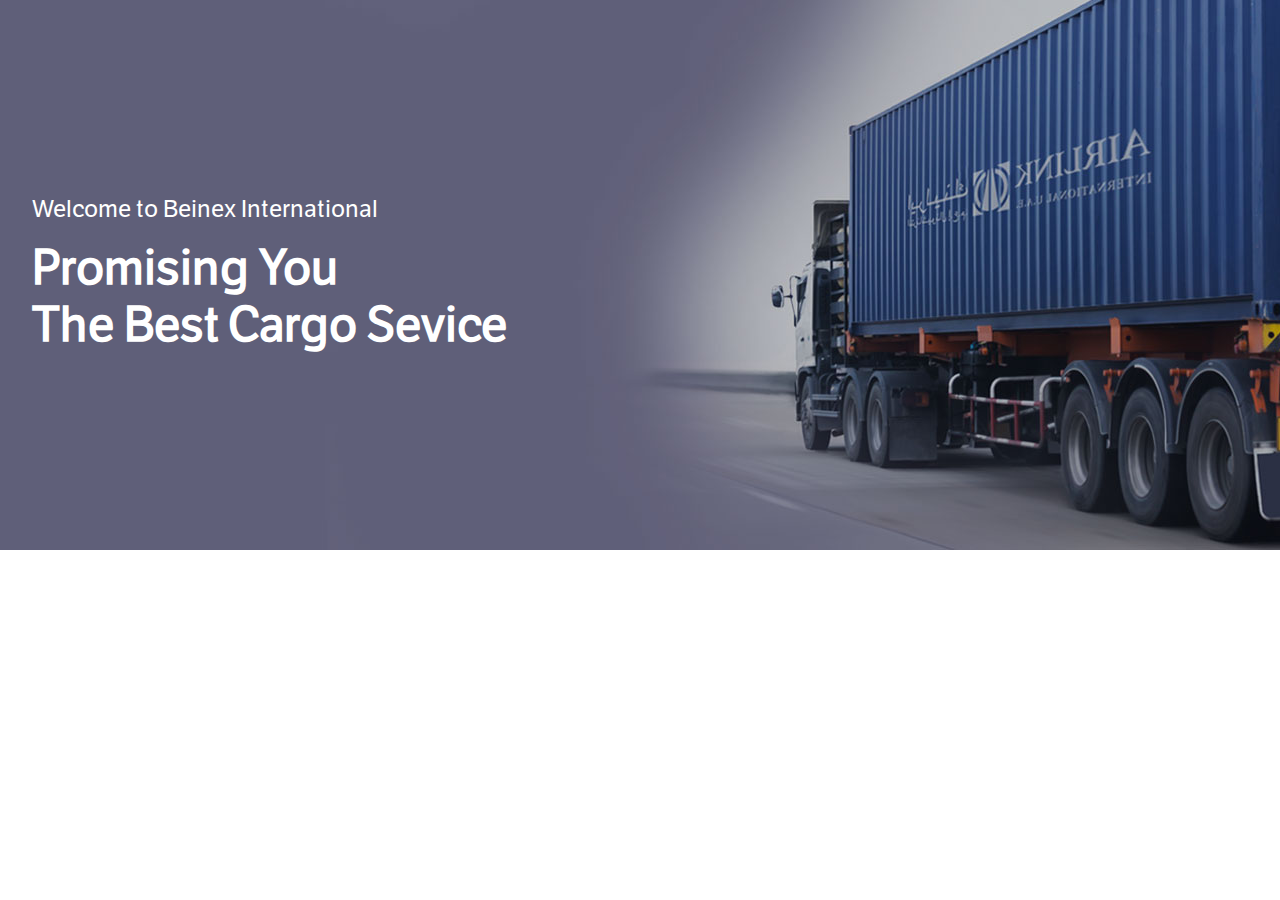
<file: organisms/banner.html>
<!doctype html>
<html lang="en">

<head>
    <!-- Required meta tags -->
    <meta charset="utf-8">
    <meta name="viewport" content="width=device-width, initial-scale=1, shrink-to-fit=no">

    <!-- CSS -->
    <link rel="stylesheet" href="../assets/css/bootstrap.min.css">
    <link rel="stylesheet" href="../assets/css/slick.css">
    <link rel="stylesheet" href="../assets/css/slick-theme.css">
    <link rel="stylesheet" href="../assets/css/style.css">

    <title>BEINEX</title>
</head>

<body>
    <div class="beinex-banner">
      <div class="beinex-banner__img-wrapper">
        <img src="../assets/images/banner-img.jpg" alt="" class="beinex-banner__img">
      </div>
      <div class="content-wrapper">
        <div class="beinex-banner__content">
          <h1 class="beinex-h1"><span>Welcome to Beinex International</span>Promising You<br>The Best Cargo Sevice</h1>
      </div>
      </div>
    </div>
    <!-- JS -->
    <script src="../assets/js/jquery-3.5.1.slim.min.js"></script>
    <script src="../assets/js/bootstrap.bundle.min.js"></script>
    <script src="../assets/js/slick.min.js"></script>
    <script src="../assets/js/script.js"></script>
</body>

</html>
</file>
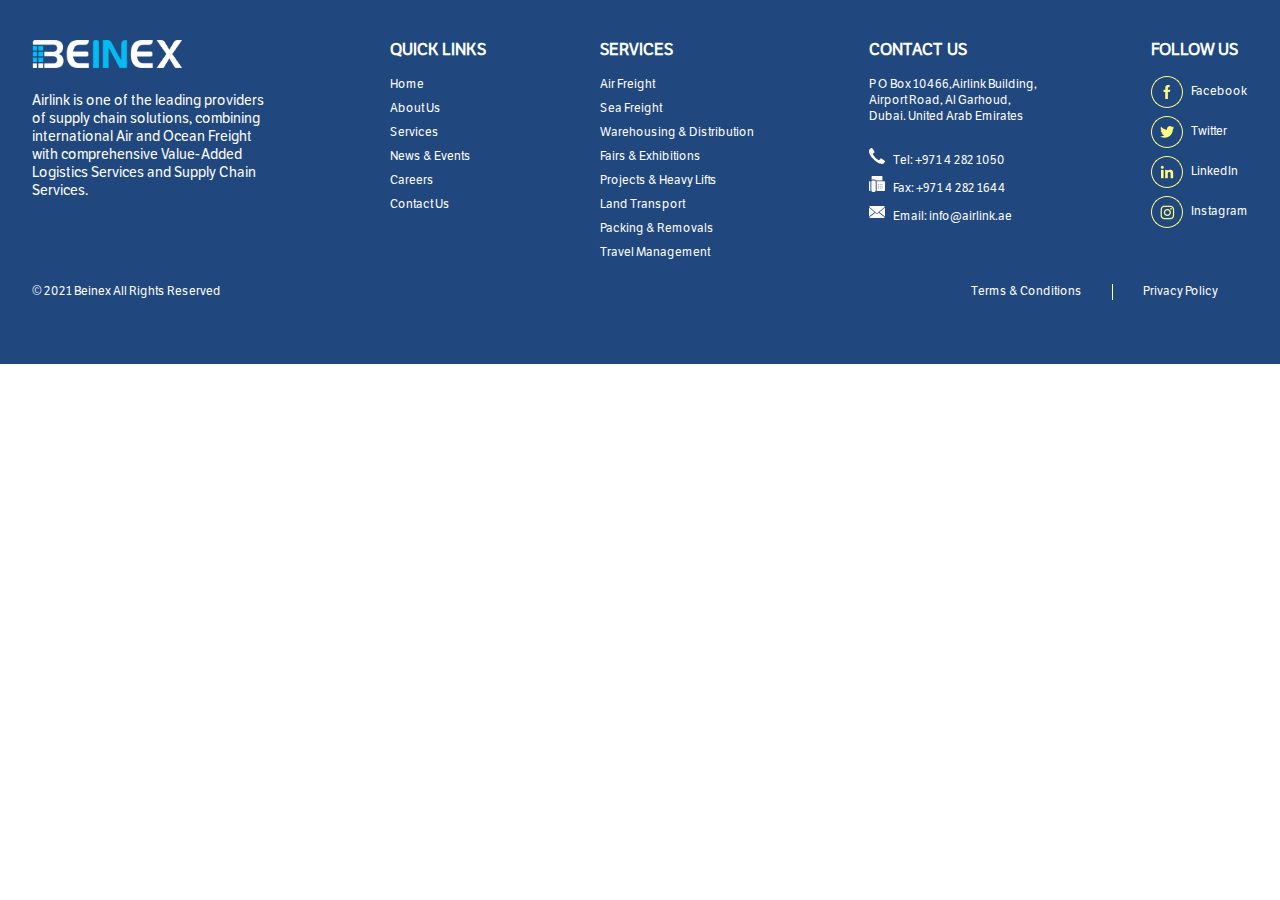
<file: organisms/footer.html>
<!DOCTYPE html>
<html lang="en">
<head>
    <meta charset="UTF-8">
    <meta http-equiv="X-UA-Compatible" content="IE=edge">
    <meta name="viewport" content="width=device-width, initial-scale=1.0">
    
    <link rel="stylesheet" href="../assets/css/bootstrap.min.css">
    <link rel="stylesheet" href="../assets/css/slick.css">
    <link rel="stylesheet" href="../assets/css/slick-theme.css">
    <link rel="stylesheet" href="../assets/css/style.css">

    <title>BEINEX</title>
</head>




<body>
<!-- Footer Start -->
<footer class="beinex-footer">
    <div class="content-wrapper">
        <div class="beinex-footer__wrapper">
            <div class="beinex-footer__logo">
                <img src="../assets/images/beinex-logo-white.svg">
                <p>Airlink is one of the leading providers of supply chain solutions, combining international Air and Ocean Freight with comprehensive Value-Added Logistics Services and Supply Chain Services.</p>
            </div>
            <div class="beinex-footer__contents">
                <p class="beinex-footer__head">Quick Links</p>
                <ul class="beinex-footer__links">
                    <li><a href="#">Home</a></li>
                    <li><a href="#">About Us</a></li>
                    <li><a href="#">Services</a></li>
                    <li><a href="#">News & Events</a></li>
                    <li><a href="#">Careers</a></li> 
                    <li><a href="#">Contact Us</a></li>                   
                </ul>
            </div>
            <div class="beinex-footer__contents">
                <p class="beinex-footer__head">Services</p>
                <ul class="beinex-footer__links">
                    <li><a href="#">Air Freight</a></li>
                    <li><a href="#">Sea Freight</a></li>
                    <li><a href="#">Warehousing & Distribution</a></li>
                    <li><a href="#">Fairs & Exhibitions</a></li>
                    <li><a href="#">Projects & Heavy Lifts</a></li>    
                    <li><a href="#">Land Transport</a></li>  
                    <li><a href="#">Packing & Removals</a></li>                  
                    <li><a href="#">Travel Management</a></li>                  
                </ul>
            </div>
            <div class="beinex-footer__contents">
                <p class="beinex-footer__head">Contact Us</p>
                <ul class="beinex-footer__links">
                    <li class="beinex-footer__po">P O Box 10466,Airlink Building,<br>Airport Road, Al Garhoud,<br>Dubai. United Arab Emirates</li>
                    <li><a href="tel: +97142821050"><img src="../assets/images/footer-phone.svg" class="beinex-footer__icon">Tel: +971 4 282 1050</a></li>
                    <li><a href="#"><img src="../assets/images/footer-fax.svg" class="beinex-footer__icon">Fax: +971 4 282 1644</a></li>
                    <li><a href="mailto: info@airlink.ae"><img src="../assets/images/footer-mail.svg" class="beinex-footer__icon">Email: info@airlink.ae</a></li>                  
                </ul>
            </div>
            <div class="beinex-footer__contents">
                <p class="beinex-footer__head">Follow Us</p>
                <ul class="beinex-footer__links">
                    <li><a href="#"><svg xmlns="http://www.w3.org/2000/svg" xmlns:xlink="http://www.w3.org/1999/xlink" width="32" height="32" viewBox="0 0 32 32" class="beinex-footer__social">
                        <image id="Group_1" data-name="Group 1" width="32" height="32" xlink:href="[data-uri]"/>
                      </svg>Facebook</a></li>
                    <li><a href="#"><svg xmlns="http://www.w3.org/2000/svg" xmlns:xlink="http://www.w3.org/1999/xlink" width="32" height="32" viewBox="0 0 32 32" class="beinex-footer__social">
                        <image id="Group_2" data-name="Group 2" width="32" height="32" xlink:href="[data-uri]"/>
                      </svg>Twitter</a></li>
                    <li><a href="#"><svg xmlns="http://www.w3.org/2000/svg" xmlns:xlink="http://www.w3.org/1999/xlink" width="32" height="32" viewBox="0 0 32 32" class="beinex-footer__social">
                        <image id="Group_3" data-name="Group 3" width="32" height="32" xlink:href="[data-uri]"/>
                      </svg>LinkedIn</a></li>   
                      <li><a href="#"><svg xmlns="http://www.w3.org/2000/svg" xmlns:xlink="http://www.w3.org/1999/xlink" width="32" height="32" viewBox="0 0 32 32" class="beinex-footer__social">
                        <image id="Group_4" data-name="Group 4" width="32" height="32" xlink:href="[data-uri]"/>
                      </svg>Instagram</a></li>               
                </ul>
            </div>
            
        </div>
    </div>
    <div class="beinex-sub-footer">
        <div class="content-wrapper">
            <p>&copy; 2021 Beinex  All Rights Reserved </p>
            <ul class="">
                <li><a href="#">Terms & Conditions</a></li>
                <li><a href="#">Privacy Policy</a></li>
                
            </ul>
        </div>
    </div>
</footer>

<!-- Footer End -->

<!-- js-start -->
<script src="../assets/js/jquery-3.5.1.slim.min.js"></script>
<script src="../assets/js/bootstrap.bundle.min.js"></script>
<script src="../assets/js/slick.min.js"></script>
<script src="../assets/js/script.js"></script>

<!-- js-end -->
</body>
</html>
</file>
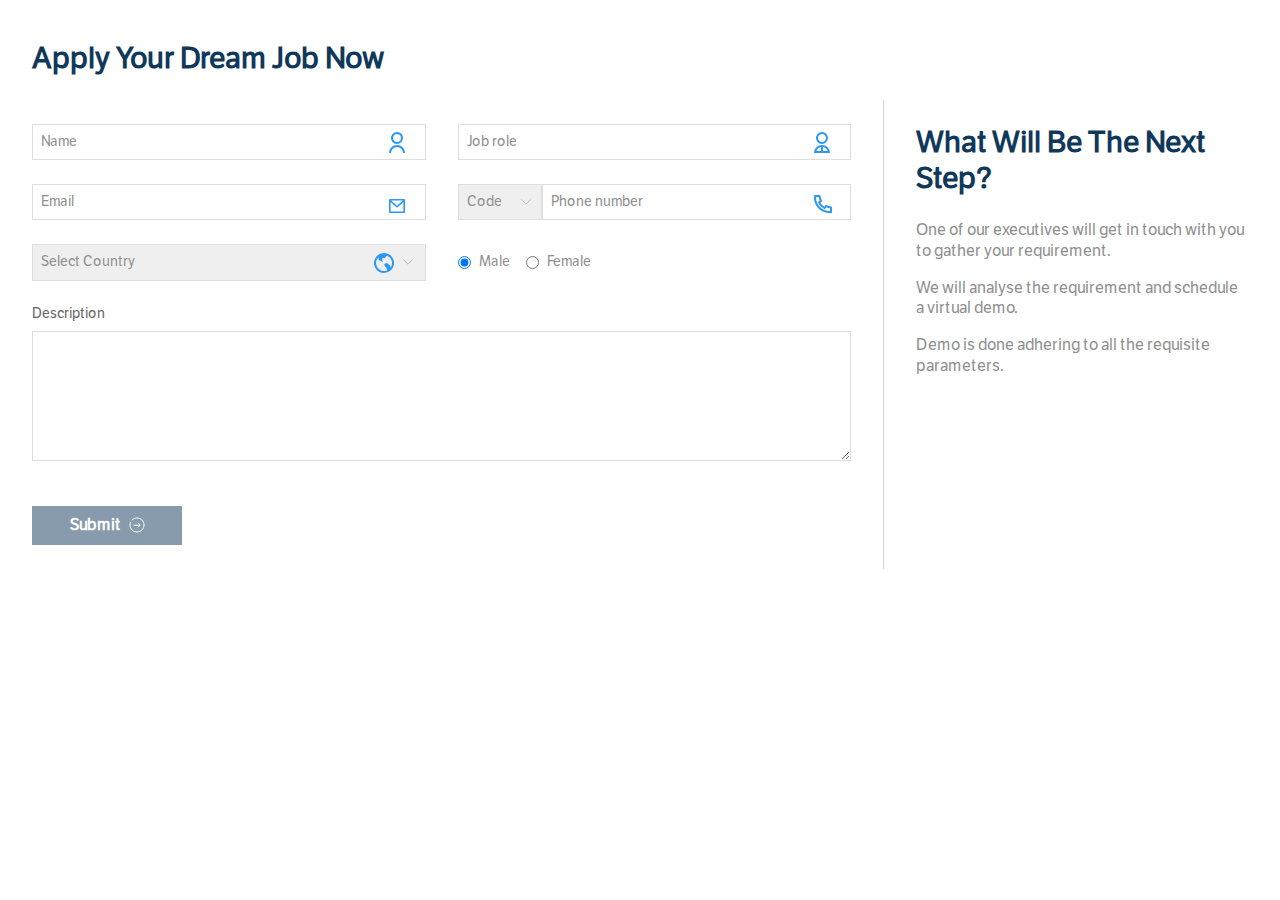
<file: organisms/form.html>
<!doctype html>
<html lang="en">

<head>
    <!-- Required meta tags -->
    <meta charset="utf-8">
    <meta name="viewport" content="width=device-width, initial-scale=1, shrink-to-fit=no">

    <!-- CSS -->
    <link rel="stylesheet" href="../assets/css/bootstrap.min.css">
    <link rel="stylesheet" href="../assets/css/slick.css">
    <link rel="stylesheet" href="../assets/css/slick-theme.css">
    <link rel="stylesheet" href="../assets/css/style.css">

    <title>BEINEX</title>
</head>
  
<body>
    
  <div class="beinex-form">
    <div class="content-wrapper">
      <h1 class="beinex-form__h1">Apply Your Dream Job Now</h1>
      <div class="beinex-form__outer">
        <div class="beinex-form__sec-1">
          <div class="beinex-form__inner">
            <div class="beinex-form__field">
              <input type="text" name="name" id="name" placeholder="Name" required>
              <label class="beinex-form__icon">
                <svg xmlns="http://www.w3.org/2000/svg" width="22" height="22" viewBox="0 0 22 22">
                  <g id="Group_2" data-name="Group 2" transform="translate(6746 -12673)">
                    <rect id="Rectangle_1" data-name="Rectangle 1" width="22" height="22" transform="translate(-6746 12673)" fill="none"/>
                    <path id="Path_261" data-name="Path 261" d="M0,21a8,8,0,0,1,16,0H14A6,6,0,1,0,2,21Zm8-9a6,6,0,1,1,4.243-1.757A6,6,0,0,1,8,12Zm0-2A4,4,0,1,0,5.172,8.828,4,4,0,0,0,8,10Z" transform="translate(-6746 12674)" fill="#2b98f7"/>
                  </g>
                </svg>
              </label>
            </div>

            <div class="beinex-form__field">
              <input type="text" name="role" id="role" placeholder="Job role" required>
              <label class="beinex-form__icon">
                <svg xmlns="http://www.w3.org/2000/svg" width="22" height="22" viewBox="0 0 22 22">
                  <g id="Group_2" data-name="Group 2" transform="translate(6746 -12673)">
                    <rect id="Rectangle_1" data-name="Rectangle 1" width="22" height="22" transform="translate(-6746 12673)" fill="none"/>
                    <path id="Path_281" data-name="Path 281" d="M0,21a8,8,0,0,1,16,0Zm9-5.917V19h4.659A6.009,6.009,0,0,0,9,15.083ZM7,19V15.083A6.009,6.009,0,0,0,2.341,19Zm1-7a6,6,0,1,1,4.243-1.757A6,6,0,0,1,8,12Zm0-2A4,4,0,1,0,5.172,8.828,4,4,0,0,0,8,10Z" transform="translate(-6746 12674)" fill="#2b98f7"/>
                  </g>
                </svg>
              </label>
            </div>

            <div class="beinex-form__valid">
              <div class="beinex-form__field">
                <input type="text" name="email" id="email" placeholder="Email">
                <span class="beinex-form__error-txt">*mail id must have "@beinex.com"</span>
                <label class="beinex-form__icon">
                  <svg xmlns="http://www.w3.org/2000/svg" width="22" height="22" viewBox="0 0 22 22">
                    <g id="Group_3" data-name="Group 3" transform="translate(6746 -12673)">
                      <g id="Group_2" data-name="Group 2">
                        <rect id="Rectangle_1" data-name="Rectangle 1" width="22" height="22" transform="translate(-6746 12673)" fill="none"/>
                        <path id="Path_263" data-name="Path 263" d="M.8,0H15.2a.812.812,0,0,1,.566.228A.767.767,0,0,1,16,.778V13.222a.767.767,0,0,1-.234.55A.812.812,0,0,1,15.2,14H.8a.812.812,0,0,1-.566-.228A.767.767,0,0,1,0,13.222V.778A.767.767,0,0,1,.234.228.812.812,0,0,1,.8,0ZM14.4,3.3,8.058,8.818,1.6,3.279v9.165H14.4ZM2.009,1.556l6.04,5.182L14,1.556Z" transform="translate(-6746 12681)" fill="#2b98f7"/>
                      </g>
                    </g>
                  </svg>
                </label>
              </div>
              
              
            </div>

            <div class="beinex-form__valid">
              <div class="beinex-form__field">
                <div class="beinex-form__phone">
                  <select name="code" id="code">
                    <option value="0" disabled selected>Code</option>
                    <option value="india">+91</option>
                    <option value="Uae">+93</option>
                  </select>
                  
                  <input type="number" name="number" id="number" placeholder="Phone number">
                  <span class="beinex-form__error-txt">*enter your 10 digit number</span>
                  <label class="beinex-form__icon">
                    <svg xmlns="http://www.w3.org/2000/svg" width="22" height="22.008" viewBox="0 0 22 22.008">
                      <g id="Group_2" data-name="Group 2" transform="translate(6755 -12673)">
                        <rect id="Rectangle_1" data-name="Rectangle 1" width="22" height="22" transform="translate(-6755 12673)" fill="none"/>
                        <path id="Path_274" data-name="Path 274" d="M6.367,7.682a10.556,10.556,0,0,0,3.952,3.952L11.2,10.4a1,1,0,0,1,1.294-.3,11.422,11.422,0,0,0,4.583,1.364,1,1,0,0,1,.921,1v4.462a1,1,0,0,1-.9,1A15.509,15.509,0,0,1,.083.9a1,1,0,0,1,1-.9H5.54a1,1,0,0,1,1,.921A11.422,11.422,0,0,0,7.9,5.5a1,1,0,0,1-.3,1.3l-1.238.884ZM3.845,7.025l1.9-1.357A13.41,13.41,0,0,1,4.648,2H2.011C2,2.166,2,2.333,2,2.5A13.5,13.5,0,0,0,15.5,16c.167,0,.334,0,.5-.01V13.353a13.41,13.41,0,0,1-3.668-1.1l-1.357,1.9a12.442,12.442,0,0,1-1.588-.75L9.33,13.37a12.556,12.556,0,0,1-4.7-4.7L4.6,8.612a12.442,12.442,0,0,1-.75-1.588Z" transform="translate(-6755 12677)" fill="#2b98f7"/>
                      </g>
                    </svg>
                  </label>
                </div>
              </div>
              
            </div>

            <div class="beinex-form__field beinex-form__country">
              <select name="country">
                <option value="" disabled selected>Select Country</option>
                <option value="india">Uae</option>
                <option value="Uae">india</option>
                <option value="Uae">kenya</option>
              </select>
              
              <label class="beinex-form__icon">
                <svg xmlns="http://www.w3.org/2000/svg" width="22" height="22" viewBox="0 0 22 22">
                  <g id="Group_2" data-name="Group 2" transform="translate(6745 -12673)">
                    <rect id="Rectangle_1" data-name="Rectangle 1" width="22" height="22" transform="translate(-6745 12673)" fill="none"/>
                    <path id="Path_276" data-name="Path 276" d="M4.235,4.453A8,8,0,0,0,13.052,17.4a3.456,3.456,0,0,0-.24-1.722,12.3,12.3,0,0,0-2.253-2.844c-.338-.355-.316-.628-.195-1.437l.013-.091c.082-.554.22-.882,2.085-1.178a1.28,1.28,0,0,1,1.538.75l.116.172a1.831,1.831,0,0,0,.938.756c.165.075.37.17.645.325.652.373.652.794.652,1.716v.1a5.249,5.249,0,0,1-.1,1.034,8,8,0,0,0-3.1-12.336A7.877,7.877,0,0,0,11.575,3.91c-.135.185-.327,1.132-.95,1.21a3.667,3.667,0,0,1-.613-.009c-.622-.04-1.472-.095-1.744.644a2.928,2.928,0,0,0,.356,2.4.583.583,0,0,1,.046.519,1.014,1.014,0,0,1-.292.5,2.883,2.883,0,0,1-.419-.43,2.743,2.743,0,0,0-1.211-.96c-.184-.051-.386-.093-.583-.135C5.616,7.532,5,7.4,4.85,7.093a2.163,2.163,0,0,1-.105-.865,3.184,3.184,0,0,0-.2-1.345,1.276,1.276,0,0,0-.306-.43ZM10,20a10,10,0,1,1,7.071-2.929A10,10,0,0,1,10,20Z" transform="translate(-6745 12675)" fill="#2b98f7"/>
                  </g>
                </svg>
              </label>
            </div>

            <div class="beinex-form__field beinex-form__field--radio">
              <input type="radio" checked='checked' id="male" name="gender">
              <label for="male">Male</label>
              <input type="radio" id="female" name="gender">
              <label for="female">Female</label>
            </div>

            <div class="beinex-form__field beinex-form__field--desc">
              <p class="beinex-form__desc">Description</p>
              <textarea name="description" id="description"></textarea>
              
            </div>

          </div>
          <button type="submit" class="beinex-button-submit" id="submit">Submit<svg width="16" height="16" viewBox="0 0 16 16" fill="none" xmlns="http://www.w3.org/2000/svg">
            <path d="M3.13256 2.96758C4.43674 1.70262 6.18314 0.996672 8 1.00001C9.85652 1.00001 11.637 1.73751 12.9498 3.05026C14.2625 4.36302 15 6.14349 15 8.00001C15 9.85652 14.2625 11.637 12.9498 12.9498C11.637 14.2625 9.85652 15 8 15C6.14349 15 4.36302 14.2625 3.05027 12.9498C1.73751 11.637 1.00001 9.85652 1.00001 8.00001C0.99889 7.09125 1.17526 6.19102 1.51917 5.34985" stroke="white" stroke-linecap="round" stroke-linejoin="round"></path>
            <path d="M9.17236 6L11.0001 8.19328L9.17236 10.021" stroke="white" stroke-linecap="round" stroke-linejoin="round"></path>
            <path d="M5 8.19328H10.4832" stroke="white" stroke-linecap="round" stroke-linejoin="round"></path>
            </svg></button>
        </div>

        <div class="beinex-form__sec-2">
          <h1 class="beinex-form__h1">What Will Be The Next Step?</h1>
          <p class="beinex-form__txt">One of our executives will get in touch with you to gather your requirement.</p>
          <p class="beinex-form__txt">We will analyse the requirement and schedule a virtual demo.</p>
          <p class="beinex-form__txt">Demo is done adhering to all the requisite parameters.</p>
        </div>
      </div>
    </div>
  </div>


    <!-- JS -->
    <script src="../assets/js/jquery-3.5.1.slim.min.js"></script>
    <script src="../assets/js/bootstrap.bundle.min.js"></script>
    <script src="../assets/js/slick.min.js"></script>
    <script src="../assets/js/script.js"></script>
</body>

</html>
</file>
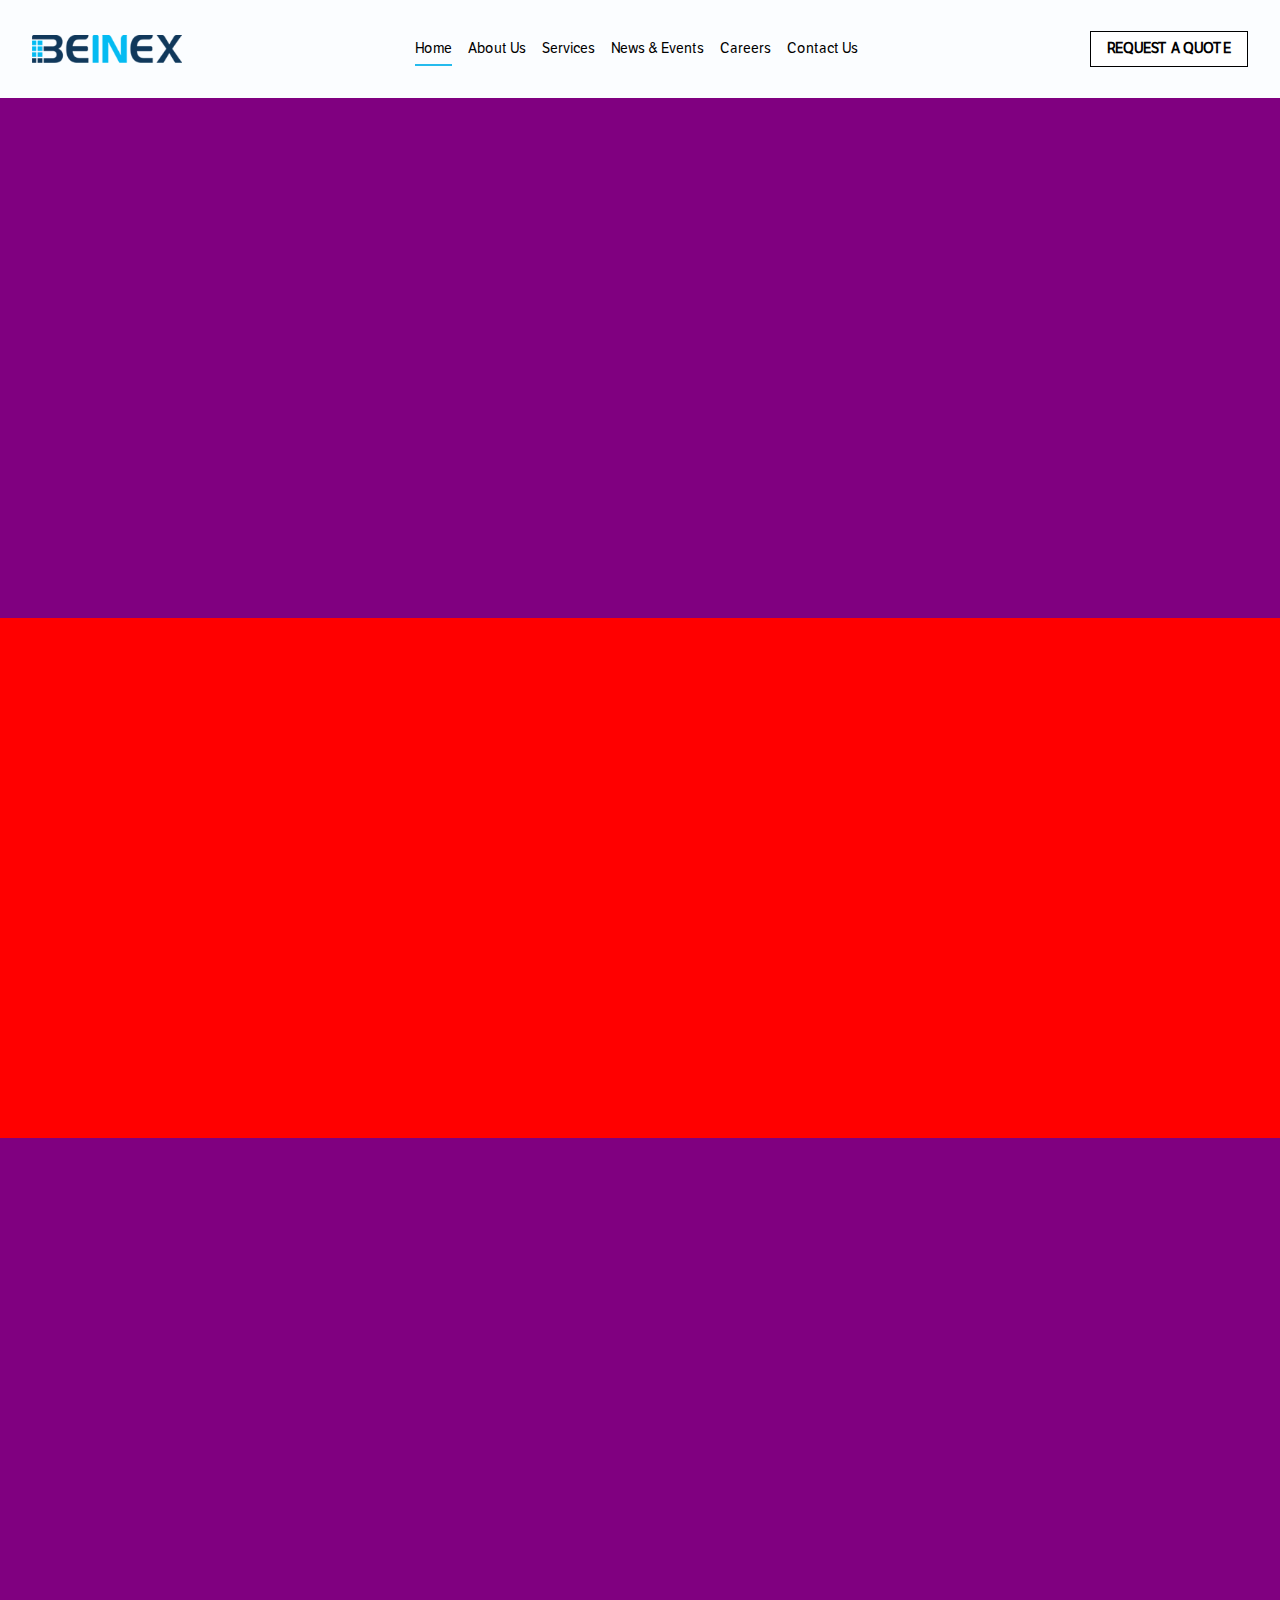
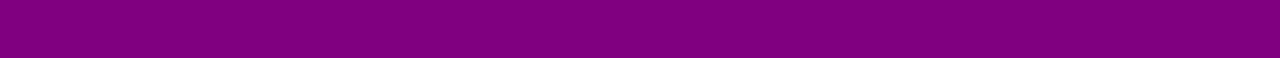
<file: organisms/header.html>
<!doctype html>
<html lang="en">

<head>
    <!-- Required meta tags -->
    <meta charset="utf-8">
    <meta name="viewport" content="width=device-width, initial-scale=1, shrink-to-fit=no">

    <!-- CSS -->
    <link rel="stylesheet" href="../assets/css/bootstrap.min.css">
    <link rel="stylesheet" href="../assets/css/slick.css">
    <link rel="stylesheet" href="../assets/css/slick-theme.css">
    <link rel="stylesheet" href="../assets/css/style.css">

    <title>BEINEX</title>
</head>

<body>
    <header class="beinex-header">
        <div class="content-wrapper">
            <nav class="beinex-header__navbar navbar navbar-expand-lg">
                <div class="container-fluid">
                  <a class="navbar-brand" href="#">
                      <img src="../assets/images/beinex-logo.svg" class="beinex-header__logo">
                  </a>
                  <button class="navbar-toggler" type="button" data-bs-toggle="collapse" data-bs-target="#beinexHeader" aria-controls="beinexHeader" aria-expanded="false" aria-label="Toggle navigation">
                    <svg width="18" height="14" viewBox="0 0 18 14" fill="none" xmlns="http://www.w3.org/2000/svg">
                        <path d="M0 1H18" stroke="#0E2E58" stroke-width="2"/>
                        <path d="M0 7H18" stroke="#0E2E58" stroke-width="2"/>
                        <path d="M0 13H18" stroke="#0E2E58" stroke-width="2"/>
                        </svg>                        
                  </button>
                  <div class="collapse navbar-collapse" id="beinexHeader">
                    <div class="beinex-header__fade"></div>
                    <ul class="navbar-nav">
                        <button class="beinex-header__close" type="button" data-bs-toggle="collapse" data-bs-target="#beinexHeader" aria-controls="beinexHeader" aria-expanded="false" aria-label="Toggle navigation">
                            <svg width="18" height="18" viewBox="0 0 18 18" fill="none" xmlns="http://www.w3.org/2000/svg">
                                <path d="M2 16L16.1421 1.85786" stroke="#0E2E58" stroke-width="2" stroke-linecap="round"/>
                                <path d="M16 16.1421L1.85786 1.99995" stroke="#0E2E58" stroke-width="2" stroke-linecap="round"/>
                                </svg>                                
                        </button>
                      <li class="beinex-header__nav-item active">
                        <a class="beinex-header__nav-link" aria-current="page" href="#">Home</a>
                      </li>
                      <li class="beinex-header__nav-item">
                        <a class="beinex-header__nav-link" href="#">About Us</a>
                      </li>
                      <li class="beinex-header__nav-item">
                        <a class="beinex-header__nav-link" href="#">Services</a>
                      </li>
                      <li class="beinex-header__nav-item">
                        <a class="beinex-header__nav-link" href="#">News & Events</a>
                      </li>
                      <li class="beinex-header__nav-item">
                        <a class="beinex-header__nav-link" href="#">Careers</a>
                      </li>
                      <li class="beinex-header__nav-item">
                        <a class="beinex-header__nav-link" href="#">Contact Us</a>
                      </li>
                      <a href="#" class="beinex-button beinex-button--white beinex-header__btn-hide">Request a Quote</a>
                    </ul>
                    <div><a href="#" class="beinex-button beinex-button--white beinex-header__btn-show">Request a Quote</a></div>
                  </div>
                  
                </div>
              </nav>
        </div>
    </header>
    <div style="background-color: purple; min-height: 520px; "></div>
   <div style="background-color: red; min-height: 520px; "></div>
   <div style="background-color: purple; min-height: 520px; "></div>
    <!-- JS -->
    <script src="../assets/js/jquery-3.5.1.slim.min.js"></script>
    <script src="../assets/js/bootstrap.bundle.min.js"></script>
    <script src="../assets/js/slick.min.js"></script>
    <script src="../assets/js/script.js"></script>
</body>

</html>
</file>
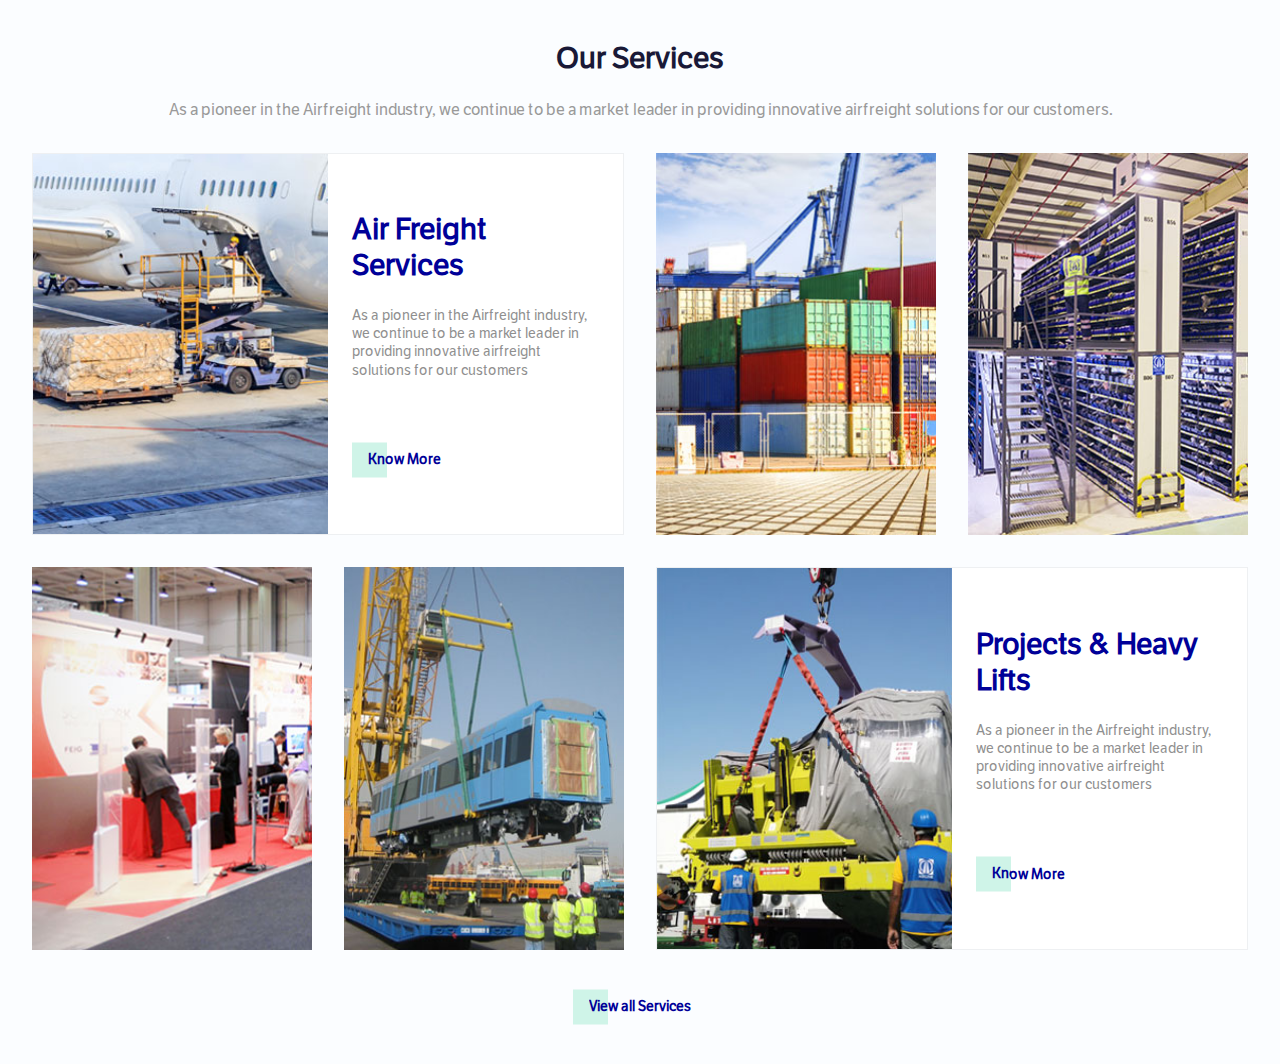
<file: organisms/our-service.html>
<!doctype html>
<html lang="en">

<head>
    <!-- Required meta tags -->
    <meta charset="utf-8">
    <meta name="viewport" content="width=device-width, initial-scale=1, shrink-to-fit=no">

    <!-- CSS -->
    <link rel="stylesheet" href="../assets/css/bootstrap.min.css">
    <link rel="stylesheet" href="../assets/css/slick.css">
    <link rel="stylesheet" href="../assets/css/slick-theme.css">
    <link rel="stylesheet" href="../assets/css/style.css">

    <title>BEINEX</title>
</head>

<body>
    <div class="beinex-service">
      <div class="content-wrapper">
        <h1 class="beinex-service__head">Our Services</h1>
        <p class="beinex-service__text">As a pioneer in the Airfreight industry, we continue to be a market leader in
          providing innovative airfreight solutions for our customers.</p>
        <div class="beinex-service__outer">
          <div class="beinex-tile-service">
            <div class="beinex-tile-service__img-sec">
              <img src="../assets/images/our-services-img01.jpg" alt="" class="beinex-tile-service__img">
            </div>
            <div class="beinex-tile-service__cnt">
              <h1 class="beinex-tile-service__h1">Air Freight Services</h1>
              <p class="beinex-tile-service__txt">As a pioneer in the Airfreight industry, we continue to be a market
                leader in providing innovative airfreight solutions for our customers</p>
              <div class="beinex-button-blue">
                <a href="#" title="Know More" btn-text="Know More" class="beinex-button-blue__text">Know More</a>
              </div>
            </div>
          </div>
          <div class="beinex-service__img-sec">
            <img src="../assets/images/our-services-img02.jpg" alt="" class="beinex-service__img">
          </div>
          <div class="beinex-service__img-sec">
            <img src="../assets/images/our-services-img03.jpg" alt="" class="beinex-service__img">
          </div>
        </div>
        <div class="beinex-service__outer beinex-service__outer--secnd">
          <div class="beinex-service__img-sec">
            <img src="../assets/images/our-services-img04.jpg" alt="" class="beinex-service__img">
          </div>
          <div class="beinex-service__img-sec">
            <img src="../assets/images/our-services-img05.jpg" alt="" class="beinex-service__img">
          </div>
          <div class="beinex-tile-service">
            <div class="beinex-tile-service__img-sec">
              <img src="../assets/images/our-services-img06.jpg" alt="" class="beinex-tile-service__img">
            </div>
            <div class="beinex-tile-service__cnt">
              <h1 class="beinex-tile-service__h1">Projects & Heavy Lifts</h1>
              <p class="beinex-tile-service__txt">As a pioneer in the Airfreight industry, we continue to be a market leader in providing innovative airfreight solutions for our customers</p>
              <div class="beinex-button-blue">
                <a href="#" title="Know More" btn-text="Know More" class="beinex-button-blue__text">Know More</a>
              </div>
            </div>
          </div>
        </div>
        <div class="beinex-button-blue beinex-button-blue--center">
          <a href="#" title="View all Services" btn-text="View all Services" class="beinex-button-blue__text">View all Services</a>
        </div>
      </div>
    </div>
    <!-- JS -->
    <script src="../assets/js/jquery-3.5.1.slim.min.js"></script>
    <script src="../assets/js/bootstrap.bundle.min.js"></script>
    <script src="../assets/js/slick.min.js"></script>
    <script src="../assets/js/script.js"></script>
</body>

</html>
</file>
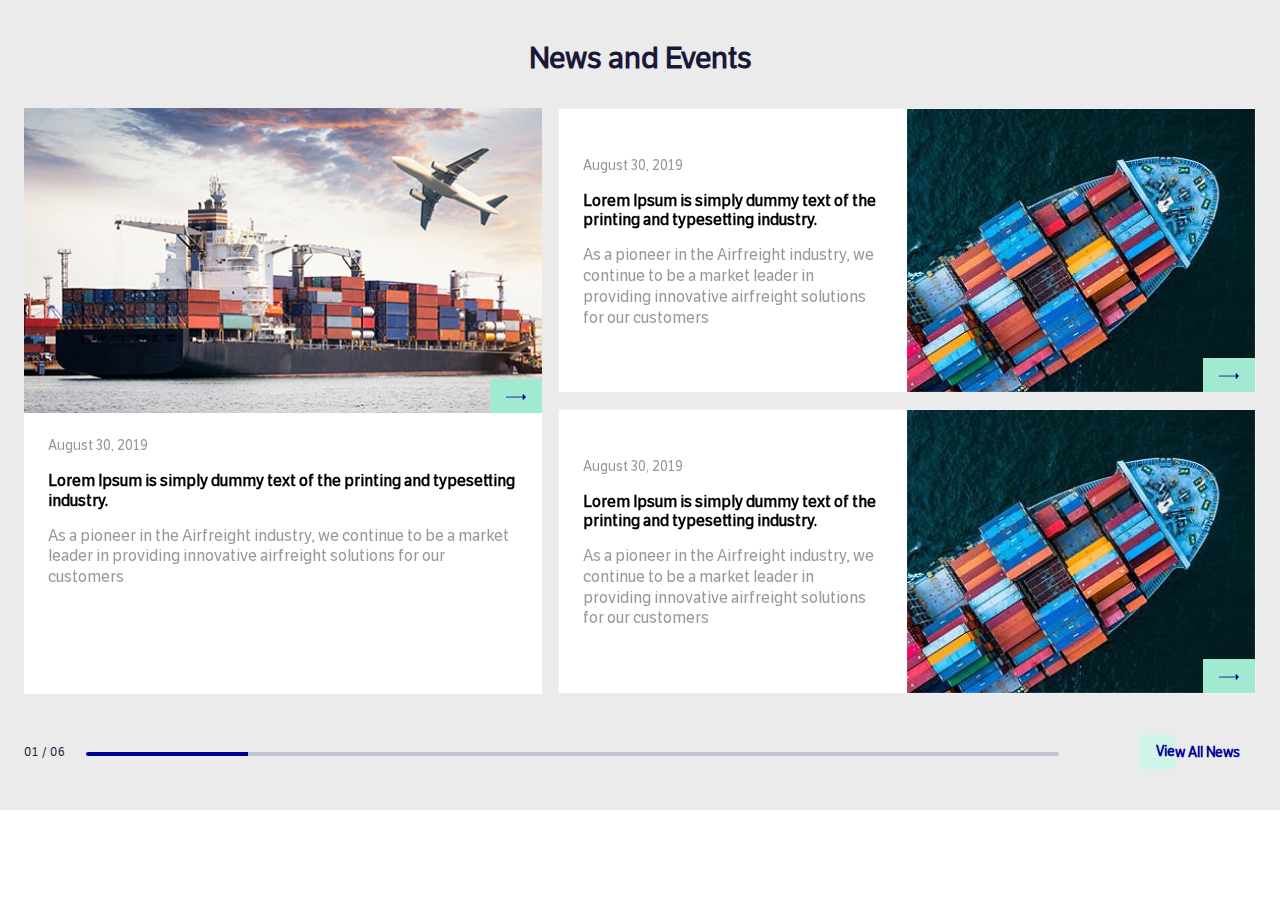
<file: organisms/slider.html>
<!doctype html>
<html lang="en">

<head>
    <!-- Required meta tags -->
    <meta charset="utf-8">
    <meta name="viewport" content="width=device-width, initial-scale=1, shrink-to-fit=no">

    <!-- CSS -->
    <link rel="stylesheet" href="../assets/css/bootstrap.min.css">
    <link rel="stylesheet" href="../assets/css/slick.css">
    <link rel="stylesheet" href="../assets/css/slick-theme.css">
    <link rel="stylesheet" href="../assets/css/style.css">

    <title>BEINEX</title>
</head>

<body>
    
       <div class="beinex-slider">
            <div class="content-wrapper">
                <h1 class="beinex-slider__h1">News and Events</h1>
                <div class="beinex-slider__outer">
                    <div class="beinex-slider__sec">
                        <div class="beinex-tile-news beinex-slider__sec-1">
                            <div class="beinex-tile-news__img-sec">
                                <img src="../assets/images/news-img01.jpg" alt="">
                                <span class="beinex-tile-news__tag">
                                    <img src="../assets/images/arrow.svg" alt="">
                                </span>
                            </div>
                            <div class="beinex-tile-news__cnt">
                                <p class="beinex-tile-news__date">August 30, 2019</p>
                                <h2 class="beinex-tile-news__h2">Lorem Ipsum is simply dummy text of the printing and typesetting industry.</h2>
                                <p class="beinex-tile-news__txt">As a pioneer in the Airfreight industry, we continue to be a market leader in providing innovative airfreight solutions for our customers</p>
                                
                            </div>
                        </div>
                        <div class="beinex-slider__sec-2">
                            <div class="beinex-tile-service beinex-tile-service--slick">
                                <div class="beinex-tile-service__cnt">
                                    <p class="beinex-tile-news__date">August 30, 2019</p>
                                    <h2 class="beinex-tile-news__h2">Lorem Ipsum is simply dummy text of the printing and typesetting industry.</h2>
                                    <p class="beinex-tile-news__txt">As a pioneer in the Airfreight industry, we continue to be a market leader in providing innovative airfreight solutions for our customers</p>
                                </div>
                                <div class="beinex-tile-service__img-sec">
                                    <img src="../assets/images/news-img02.jpg" alt="" class="beinex-tile-service__img">
                                    <span class="beinex-tile-news__tag">
                                        <img src="../assets/images/arrow.svg" alt="">
                                    </span>
                                </div>
                            </div>
                            <div class="beinex-tile-service beinex-tile-service--slick">
                                <div class="beinex-tile-service__cnt">
                                    <p class="beinex-tile-news__date">August 30, 2019</p>
                                    <h2 class="beinex-tile-news__h2">Lorem Ipsum is simply dummy text of the printing and typesetting industry.</h2>
                                    <p class="beinex-tile-news__txt">As a pioneer in the Airfreight industry, we continue to be a market leader in providing innovative airfreight solutions for our customers</p>
                                </div>
                                <div class="beinex-tile-service__img-sec">
                                    <img src="../assets/images/news-img02.jpg" alt="" class="beinex-tile-service__img">
                                    <span class="beinex-tile-news__tag">
                                        <img src="../assets/images/arrow.svg" alt="">
                                    </span>
                                </div>
                            </div>
                        </div>
                    </div>
                    <div class="beinex-slider__sec">
                        <div class="beinex-tile-news beinex-slider__sec-1">
                            <div class="beinex-tile-news__img-sec">
                                <img src="../assets/images/news-img01.jpg" alt="">
                                <span class="beinex-tile-news__tag">
                                    <img src="../assets/images/arrow.svg" alt="">
                                </span>
                            </div>
                            <div class="beinex-tile-news__cnt">
                                <p class="beinex-tile-news__date">August 30, 2019</p>
                                <h2 class="beinex-tile-news__h2">Lorem Ipsum is simply dummy text of the printing and typesetting industry.</h2>
                                <p class="beinex-tile-news__txt">As a pioneer in the Airfreight industry, we continue to be a market leader in providing innovative airfreight solutions for our customers</p>
                                
                            </div>
                        </div>
                        <div class="beinex-slider__sec-2">
                            <div class="beinex-tile-service beinex-tile-service--slick">
                                <div class="beinex-tile-service__cnt">
                                    <p class="beinex-tile-news__date">August 30, 2019</p>
                                    <h2 class="beinex-tile-news__h2">Lorem Ipsum is simply dummy text of the printing and typesetting industry.</h2>
                                    <p class="beinex-tile-news__txt">As a pioneer in the Airfreight industry, we continue to be a market leader in providing innovative airfreight solutions for our customers</p>
                                </div>
                                <div class="beinex-tile-service__img-sec">
                                    <img src="../assets/images/news-img02.jpg" alt="" class="beinex-tile-service__img">
                                    <span class="beinex-tile-news__tag">
                                        <img src="../assets/images/arrow.svg" alt="">
                                    </span>
                                </div>
                            </div>
                            <div class="beinex-tile-service beinex-tile-service--slick">
                                <div class="beinex-tile-service__cnt">
                                    <p class="beinex-tile-news__date">August 30, 2019</p>
                                    <h2 class="beinex-tile-news__h2">Lorem Ipsum is simply dummy text of the printing and typesetting industry.</h2>
                                    <p class="beinex-tile-news__txt">As a pioneer in the Airfreight industry, we continue to be a market leader in providing innovative airfreight solutions for our customers</p>
                                </div>
                                <div class="beinex-tile-service__img-sec">
                                    <img src="../assets/images/news-img02.jpg" alt="" class="beinex-tile-service__img">
                                    <span class="beinex-tile-news__tag">
                                        <img src="../assets/images/arrow.svg" alt="">
                                    </span>
                                </div>
                            </div>
                        </div>
                    </div>
                    <div class="beinex-slider__sec">
                        <div class="beinex-tile-news beinex-slider__sec-1">
                            <div class="beinex-tile-news__img-sec">
                                <img src="../assets/images/news-img01.jpg" alt="">
                                <span class="beinex-tile-news__tag">
                                    <img src="../assets/images/arrow.svg" alt="">
                                </span>
                            </div>
                            <div class="beinex-tile-news__cnt">
                                <p class="beinex-tile-news__date">August 30, 2019</p>
                                <h2 class="beinex-tile-news__h2">Lorem Ipsum is simply dummy text of the printing and typesetting industry.</h2>
                                <p class="beinex-tile-news__txt">As a pioneer in the Airfreight industry, we continue to be a market leader in providing innovative airfreight solutions for our customers</p>
                                
                            </div>
                        </div>
                        <div class="beinex-slider__sec-2">
                            <div class="beinex-tile-service beinex-tile-service--slick">
                                <div class="beinex-tile-service__cnt">
                                    <p class="beinex-tile-news__date">August 30, 2019</p>
                                    <h2 class="beinex-tile-news__h2">Lorem Ipsum is simply dummy text of the printing and typesetting industry.</h2>
                                    <p class="beinex-tile-news__txt">As a pioneer in the Airfreight industry, we continue to be a market leader in providing innovative airfreight solutions for our customers</p>
                                </div>
                                <div class="beinex-tile-service__img-sec">
                                    <img src="../assets/images/news-img02.jpg" alt="" class="beinex-tile-service__img">
                                    <span class="beinex-tile-news__tag">
                                        <img src="../assets/images/arrow.svg" alt="">
                                    </span>
                                </div>
                            </div>
                            <div class="beinex-tile-service beinex-tile-service--slick">
                                <div class="beinex-tile-service__cnt">
                                    <p class="beinex-tile-news__date">August 30, 2019</p>
                                    <h2 class="beinex-tile-news__h2">Lorem Ipsum is simply dummy text of the printing and typesetting industry.</h2>
                                    <p class="beinex-tile-news__txt">As a pioneer in the Airfreight industry, we continue to be a market leader in providing innovative airfreight solutions for our customers</p>
                                </div>
                                <div class="beinex-tile-service__img-sec">
                                    <img src="../assets/images/news-img02.jpg" alt="" class="beinex-tile-service__img">
                                    <span class="beinex-tile-news__tag">
                                        <img src="../assets/images/arrow.svg" alt="">
                                    </span>
                                </div>
                            </div>
                        </div>
                    </div>
                    <div class="beinex-slider__sec">
                        <div class="beinex-tile-news beinex-slider__sec-1">
                            <div class="beinex-tile-news__img-sec">
                                <img src="../assets/images/news-img01.jpg" alt="">
                                <span class="beinex-tile-news__tag">
                                    <img src="../assets/images/arrow.svg" alt="">
                                </span>
                            </div>
                            <div class="beinex-tile-news__cnt">
                                <p class="beinex-tile-news__date">August 30, 2019</p>
                                <h2 class="beinex-tile-news__h2">Lorem Ipsum is simply dummy text of the printing and typesetting industry.</h2>
                                <p class="beinex-tile-news__txt">As a pioneer in the Airfreight industry, we continue to be a market leader in providing innovative airfreight solutions for our customers</p>
                                
                            </div>
                        </div>
                        <div class="beinex-slider__sec-2">
                            <div class="beinex-tile-service beinex-tile-service--slick">
                                <div class="beinex-tile-service__cnt">
                                    <p class="beinex-tile-news__date">August 30, 2019</p>
                                    <h2 class="beinex-tile-news__h2">Lorem Ipsum is simply dummy text of the printing and typesetting industry.</h2>
                                    <p class="beinex-tile-news__txt">As a pioneer in the Airfreight industry, we continue to be a market leader in providing innovative airfreight solutions for our customers</p>
                                </div>
                                <div class="beinex-tile-service__img-sec">
                                    <img src="../assets/images/news-img02.jpg" alt="" class="beinex-tile-service__img">
                                    <span class="beinex-tile-news__tag">
                                        <img src="../assets/images/arrow.svg" alt="">
                                    </span>
                                </div>
                            </div>
                            <div class="beinex-tile-service beinex-tile-service--slick">
                                <div class="beinex-tile-service__cnt">
                                    <p class="beinex-tile-news__date">August 30, 2019</p>
                                    <h2 class="beinex-tile-news__h2">Lorem Ipsum is simply dummy text of the printing and typesetting industry.</h2>
                                    <p class="beinex-tile-news__txt">As a pioneer in the Airfreight industry, we continue to be a market leader in providing innovative airfreight solutions for our customers</p>
                                </div>
                                <div class="beinex-tile-service__img-sec">
                                    <img src="../assets/images/news-img02.jpg" alt="" class="beinex-tile-service__img">
                                    <span class="beinex-tile-news__tag">
                                        <img src="../assets/images/arrow.svg" alt="">
                                    </span>
                                </div>
                            </div>
                        </div>
                    </div>
                    <div class="beinex-slider__sec">
                        <div class="beinex-tile-news beinex-slider__sec-1">
                            <div class="beinex-tile-news__img-sec">
                                <img src="../assets/images/news-img01.jpg" alt="">
                                <span class="beinex-tile-news__tag">
                                    <img src="../assets/images/arrow.svg" alt="">
                                </span>
                            </div>
                            <div class="beinex-tile-news__cnt">
                                <p class="beinex-tile-news__date">August 30, 2019</p>
                                <h2 class="beinex-tile-news__h2">Lorem Ipsum is simply dummy text of the printing and typesetting industry.</h2>
                                <p class="beinex-tile-news__txt">As a pioneer in the Airfreight industry, we continue to be a market leader in providing innovative airfreight solutions for our customers</p>
                                
                            </div>
                        </div>
                        <div class="beinex-slider__sec-2">
                            <div class="beinex-tile-service beinex-tile-service--slick">
                                <div class="beinex-tile-service__cnt">
                                    <p class="beinex-tile-news__date">August 30, 2019</p>
                                    <h2 class="beinex-tile-news__h2">Lorem Ipsum is simply dummy text of the printing and typesetting industry.</h2>
                                    <p class="beinex-tile-news__txt">As a pioneer in the Airfreight industry, we continue to be a market leader in providing innovative airfreight solutions for our customers</p>
                                </div>
                                <div class="beinex-tile-service__img-sec">
                                    <img src="../assets/images/news-img02.jpg" alt="" class="beinex-tile-service__img">
                                    <span class="beinex-tile-news__tag">
                                        <img src="../assets/images/arrow.svg" alt="">
                                    </span>
                                </div>
                            </div>
                            <div class="beinex-tile-service beinex-tile-service--slick">
                                <div class="beinex-tile-service__cnt">
                                    <p class="beinex-tile-news__date">August 30, 2019</p>
                                    <h2 class="beinex-tile-news__h2">Lorem Ipsum is simply dummy text of the printing and typesetting industry.</h2>
                                    <p class="beinex-tile-news__txt">As a pioneer in the Airfreight industry, we continue to be a market leader in providing innovative airfreight solutions for our customers</p>
                                </div>
                                <div class="beinex-tile-service__img-sec">
                                    <img src="../assets/images/news-img02.jpg" alt="" class="beinex-tile-service__img">
                                    <span class="beinex-tile-news__tag">
                                        <img src="../assets/images/arrow.svg" alt="">
                                    </span>
                                </div>
                            </div>
                        </div>
                    </div>
                    <div class="beinex-slider__sec">
                        <div class="beinex-tile-news beinex-slider__sec-1">
                            <div class="beinex-tile-news__img-sec">
                                <img src="../assets/images/news-img01.jpg" alt="">
                                <span class="beinex-tile-news__tag">
                                    <img src="../assets/images/arrow.svg" alt="">
                                </span>
                            </div>
                            <div class="beinex-tile-news__cnt">
                                <p class="beinex-tile-news__date">August 30, 2019</p>
                                <h2 class="beinex-tile-news__h2">Lorem Ipsum is simply dummy text of the printing and typesetting industry.</h2>
                                <p class="beinex-tile-news__txt">As a pioneer in the Airfreight industry, we continue to be a market leader in providing innovative airfreight solutions for our customers</p>
                                
                            </div>
                        </div>
                        <div class="beinex-slider__sec-2">
                            <div class="beinex-tile-service beinex-tile-service--slick">
                                <div class="beinex-tile-service__cnt">
                                    <p class="beinex-tile-news__date">August 30, 2019</p>
                                    <h2 class="beinex-tile-news__h2">Lorem Ipsum is simply dummy text of the printing and typesetting industry.</h2>
                                    <p class="beinex-tile-news__txt">As a pioneer in the Airfreight industry, we continue to be a market leader in providing innovative airfreight solutions for our customers</p>
                                </div>
                                <div class="beinex-tile-service__img-sec">
                                    <img src="../assets/images/news-img02.jpg" alt="" class="beinex-tile-service__img">
                                    <span class="beinex-tile-news__tag">
                                        <img src="../assets/images/arrow.svg" alt="">
                                    </span>
                                </div>
                            </div>
                            <div class="beinex-tile-service beinex-tile-service--slick">
                                <div class="beinex-tile-service__cnt">
                                    <p class="beinex-tile-news__date">August 30, 2019</p>
                                    <h2 class="beinex-tile-news__h2">Lorem Ipsum is simply dummy text of the printing and typesetting industry.</h2>
                                    <p class="beinex-tile-news__txt">As a pioneer in the Airfreight industry, we continue to be a market leader in providing innovative airfreight solutions for our customers</p>
                                </div>
                                <div class="beinex-tile-service__img-sec">
                                    <img src="../assets/images/news-img02.jpg" alt="" class="beinex-tile-service__img">
                                    <span class="beinex-tile-news__tag">
                                        <img src="../assets/images/arrow.svg" alt="">
                                    </span>
                                </div>
                            </div>
                        </div>
                    </div>
                    

                </div>
                <div class="beinex-slider__nav">
                    <div class="beinex-slider__counter">
                    </div>
                    
                    <div class="beinex-button-blue"> 
                        <a href="#" title="View All News" btn-text="View All News" class="beinex-button-blue__text">View All News</a>
                    </div>
                </div>
            </div>
       </div>
    </div>
    <!-- JS -->
    <script src="../assets/js/jquery-3.5.1.slim.min.js"></script>
    <script src="../assets/js/bootstrap.bundle.min.js"></script>
    <script src="../assets/js/slick.min.js"></script>
    <script src="../assets/js/script.js"></script>
</body>

</html>
</file>
<file: assets/css/style.css>
@import url("https://fonts.googleapis.com/css2?family=Montserrat:wght@300;400;500;600;700&display=swap");
@font-face {
  font-family: 'LFT Etica';
  src: url("../fonts/LFTEtica.eot");
  src: url("../fonts/LFTEtica.eot?#iefix") format("embedded-opentype"), url("../fonts/LFTEtica.woff2") format("woff2"), url("../fonts/LFTEtica.woff") format("woff"), url("../fonts/LFTEtica.ttf") format("truetype");
  font-weight: normal;
  font-style: normal;
  font-display: swap; }
html,
body,
div,
span,
applet,
object,
iframe,
h1,
h2,
h3,
h4,
h5,
h6,
p,
blockquote,
pre,
a,
abbr,
acronym,
address,
big,
cite,
code,
del,
dfn,
em,
img,
ins,
kbd,
q,
s,
samp,
small,
strike,
strong,
sub,
sup,
tt,
var,
b,
u,
i,
center,
dl,
dt,
dd,
ol,
ul,
li,
fieldset,
form,
label,
legend,
table,
caption,
tbody,
tfoot,
thead,
tr,
th,
td,
article,
aside,
canvas,
details,
embed,
figure,
figcaption,
footer,
header,
hgroup,
menu,
nav,
output,
ruby,
section,
summary,
time,
mark,
audio,
video {
  margin: 0;
  padding: 0;
  border: 0;
  font-size: 100%;
  vertical-align: baseline;
  font-weight: inherit; }

article,
aside,
details,
figcaption,
figure,
footer,
header,
hgroup,
menu,
nav,
section {
  display: block; }

body {
  font-weight: 300;
  line-height: 1.4; }

ol,
ul {
  list-style: none; }

blockquote,
q {
  quotes: none; }

blockquote:before, blockquote:after {
  content: '';
  content: none; }

q:before, q:after {
  content: '';
  content: none; }

table {
  border-collapse: collapse;
  border-spacing: 0; }

a {
  text-decoration: none;
  cursor: pointer; }

input,
textarea,
select {
  margin: 0; }

input:focus,
textarea:focus,
select:focus {
  outline: none; }

textarea {
  overflow: auto; }

button::-moz-focus-inner,
input[type='button']::-moz-focus-inner,
input[type='submit']::-moz-focus-inner,
input[type='reset']::-moz-focus-inner {
  padding: 0 !important;
  border: 0 none !important; }

mark {
  background: none;
  color: inherit; }

strong {
  font-weight: bold; }

*,
*:before,
*:after {
  box-sizing: border-box; }

html,
body {
  font-family: 'LFT Etica';
  font-size: 14px;
  line-height: 1.3;
  width: 100%;
  min-height: 100%;
  scroll-behavior: smooth;
  font-weight: 400; }

iframe {
  width: 100%; }

a,
button,
input {
  outline: none;
  padding: 0; }

a,
a:hover {
  color: inherit;
  text-decoration: none; }

p,
li {
  margin-bottom: 0; }

button {
  border: 0;
  background-color: transparent; }

sup,
sub {
  font-size: 75%; }

img {
  width: 100%;
  height: auto;
  display: block; }

*:focus {
  outline: none; }

.content-wrapper {
  width: 100%;
  padding: 0 32px;
  max-width: 1360px;
  margin-left: auto;
  margin-right: auto; }

.beinex-h1 {
  font-family: 'LFT Etica';
  color: #FFFFFF;
  font-size: 48px;
  font-weight: 700; }
  .beinex-h1 span {
    font-size: 24px;
    font-weight: 500;
    display: block;
    margin-bottom: 16px; }

input[type=text], input[type=number], textarea, select {
  border-radius: 0px;
  border: 1px solid #dedede;
  padding: 8px;
  width: 100%; }
  input[type=text]::-webkit-outer-spin-button, input[type=text]::-webkit-inner-spin-button, input[type=number]::-webkit-outer-spin-button, input[type=number]::-webkit-inner-spin-button, textarea::-webkit-outer-spin-button, textarea::-webkit-inner-spin-button, select::-webkit-outer-spin-button, select::-webkit-inner-spin-button {
    -webkit-appearance: none;
    margin: 0; }
  input[type=text] input[type=number], input[type=number] input[type=number], textarea input[type=number], select input[type=number] {
    -moz-appearance: textfield; }
  input[type=text]::placeholder, input[type=number]::placeholder, textarea::placeholder, select::placeholder {
    color: #8f8f8f; }
  input[type=text].error ~ .beinex-form__error-txt, input[type=number].error ~ .beinex-form__error-txt, textarea.error ~ .beinex-form__error-txt, select.error ~ .beinex-form__error-txt {
    display: block; }

select {
  -webkit-appearance: none;
  -moz-appearance: none;
  background-image: url("data:image/svg+xml,%3Csvg xmlns='http://www.w3.org/2000/svg' width='10.707' height='6.061' viewBox='0 0 10.707 6.061'%3E%3Cpath id='Vector_98' data-name='Vector 98' d='M0,0,5,5l5-5' transform='translate(0.354 0.354)' fill='none' stroke='%23b5b5b5' stroke-width='1'/%3E%3C/svg%3E%0A");
  background-repeat: no-repeat;
  background-position-x: 97%;
  background-position-y: 50%;
  background-size: 10px 10px;
  padding-right: 25px;
  color: #8f8f8f; }

option {
  width: 100%;
  overflow: hidden;
  white-space: nowrap;
  text-overflow: ellipsis; }

input[type="radio"] {
  margin-right: 8px; }

input[type="radio"] + label {
  font-family: 'LFT Etica';
  color: #8f8f8f;
  margin-right: 16px; }

@media (max-width: 600px) {
  .content-wrapper {
    padding: 0 16px; }

  .beinex-h1 {
    font-size: 26px; }
    .beinex-h1 span {
      font-size: 16px; } }
.beinex-button {
  background-color: #000000;
  padding: 8px 16px;
  color: #FFFFFF;
  display: inline-flex;
  overflow: hidden;
  font-weight: 600;
  text-transform: uppercase;
  border: 1px solid #000000;
  min-width: 150px;
  justify-content: center;
  transition: 0.3s all; }
  .beinex-button:hover {
    background-color: #FFFFFF;
    color: #000000; }
  .beinex-button--white {
    background-color: #FFFFFF;
    color: #000000; }
    .beinex-button--white:hover {
      background-color: #000000;
      color: #FFFFFF; }

.beinex-button-blue {
  padding: 8px 16px; }
  .beinex-button-blue__text {
    color: #000098;
    font-weight: 600;
    position: relative;
    white-space: nowrap; }
    .beinex-button-blue__text::before, .beinex-button-blue__text::after {
      position: absolute;
      top: 50%;
      left: 0px; }
    .beinex-button-blue__text::after {
      content: attr(btn-text);
      max-width: 19px;
      color: #000098;
      white-space: nowrap;
      overflow: hidden;
      transform: translateY(-50%);
      transition: max-width 0.3s; }
    .beinex-button-blue__text::before {
      content: "";
      min-width: 35px;
      height: 35px;
      background-color: #cff4e8;
      border-radius: 0px;
      transform: translate(-16px, -50%);
      transition: min-width 0.3s; }
    .beinex-button-blue__text:hover::before {
      min-width: calc(100% + 30px); }
    .beinex-button-blue__text:hover::after {
      max-width: 100%; }
  .beinex-button-blue--center {
    text-align: center;
    margin-top: 24px; }

.beinex-button-submit {
  background-color: #879bad;
  padding: 8px 16px;
  color: #FFFFFF;
  font-size: 16px;
  display: inline-flex;
  overflow: hidden;
  font-weight: 600;
  border: 1px solid #879bad;
  min-width: 150px;
  justify-content: center;
  align-items: center;
  transition: 0.3s all; }
  .beinex-button-submit svg {
    width: 16px;
    height: 16px;
    margin-left: 8px;
    transition: 0.3s all; }
  .beinex-button-submit:hover {
    background-color: rgba(135, 155, 173, 0.5);
    border: 1px solid rgba(135, 155, 173, 0.5);
    color: #FFFFFF; }
    .beinex-button-submit:hover svg {
      transform: scale(1.05); }

.beinex-tile-service {
  transition: 0.3s;
  background-color: #FFFFFF;
  display: flex;
  border: 1px solid #eef0f2;
  justify-content: space-between; }
  .beinex-tile-service:hover {
    box-shadow: 0px 4px 24px rgba(0, 0, 0, 0.16); }
    .beinex-tile-service:hover .beinex-tile-service__img {
      transform: scale(1.05); }
  .beinex-tile-service__cnt {
    padding: 24px;
    width: 50%;
    height: 100%;
    display: flex;
    flex-direction: column;
    align-items: flex-start;
    margin: auto 0;
    justify-content: center; }
  .beinex-tile-service__h1 {
    font-size: 30px;
    color: #000098;
    font-weight: 600;
    margin-bottom: 24px; }
  .beinex-tile-service__txt {
    font-weight: 500;
    font-size: 14px;
    color: #8f8f8f;
    min-height: 120px;
    margin-bottom: 16px; }
  .beinex-tile-service__img-sec {
    width: 50%;
    overflow: hidden;
    position: relative; }
  .beinex-tile-service__img {
    height: 100%;
    transition: 0.3s all; }
  .beinex-tile-service--slick:hover {
    box-shadow: 0px 4px 24px rgba(0, 0, 0, 0.16); }
    .beinex-tile-service--slick:hover .beinex-tile-service__img {
      transform: scale(1); }
  .beinex-tile-service--slick .beinex-tile-news__tag {
    display: inline-block;
    padding: 8px 16px;
    background-color: #a0ead1;
    position: absolute;
    bottom: 0;
    right: 0;
    cursor: pointer; }
    .beinex-tile-service--slick .beinex-tile-news__tag img {
      width: 20px;
      height: auto;
      display: inline-block;
      transition: 0.3s all; }
    .beinex-tile-service--slick .beinex-tile-news__tag:hover img {
      transform: translateX(5px); }

.beinex-tile-news {
  transition: 0.3s;
  background-color: #FFFFFF;
  display: flex;
  flex-direction: column;
  align-items: flex-start;
  overflow: hidden; }
  .beinex-tile-news:hover {
    box-shadow: 0px 4px 24px rgba(0, 0, 0, 0.16); }
  .beinex-tile-news__img-sec {
    width: 100%;
    position: relative; }
  .beinex-tile-news__cnt {
    padding: 24px;
    width: 100%;
    height: 100%;
    display: flex;
    flex-direction: column;
    align-items: flex-start;
    margin: auto 0; }
  .beinex-tile-news__h2 {
    font-size: 16px;
    color: #000000;
    font-weight: 600;
    margin-bottom: 16px; }
  .beinex-tile-news__txt {
    font-weight: 500;
    font-size: 16px;
    color: #999;
    margin-bottom: 16px; }
  .beinex-tile-news__date {
    font-size: 14px;
    color: #999;
    margin-bottom: 16px;
    font-weight: 500; }
  .beinex-tile-news__tag {
    display: inline-block;
    padding: 8px 16px;
    background-color: #a0ead1;
    position: absolute;
    bottom: 0;
    right: 0;
    cursor: pointer; }
    .beinex-tile-news__tag img {
      width: 20px;
      height: auto;
      display: inline-block;
      transition: 0.3s all; }
    .beinex-tile-news__tag:hover img {
      transform: translateX(5px); }

@media (max-width: 1023.8px) {
  .beinex-tile-service__img-sec {
    width: 100%; }
  .beinex-tile-service__cnt {
    width: 100%;
    height: auto; } }
@media (max-width: 600px) {
  .beinex-tile-service {
    flex-direction: column; }
    .beinex-tile-service__cnt {
      padding: 16px; }
    .beinex-tile-service__h1 {
      font-size: 24px;
      margin-bottom: 16px; }
    .beinex-tile-service__img {
      width: auto; }
    .beinex-tile-service--slick .beinex-tile-service__img {
      width: 100%; }

  .beinex-tile-news__cnt {
    padding: 16px; } }
.sticky-soomth {
  padding-top: 132px; }

.overflow {
  overflow: hidden; }

.beinex-header {
  padding: 24px 0;
  width: 100%;
  background-color: #fbfdff; }
  .beinex-header__logo {
    width: 150px;
    height: auto;
    transition: all 0.3s; }
  .beinex-header .container-fluid {
    padding: 0; }
  .beinex-header .navbar-brand {
    padding: 0;
    margin: 0; }
  .beinex-header .navbar-expand-lg .navbar-collapse {
    justify-content: end; }
  .beinex-header .navbar-collapse .navbar-nav {
    margin: auto; }
  .beinex-header__nav-link {
    color: #000000;
    font-size: 14px;
    font-weight: 500; }
  .beinex-header__nav-item {
    padding: 8px 0;
    margin: 0 8px;
    transition: all .3s;
    position: relative;
    cursor: pointer; }
    .beinex-header__nav-item:last-child {
      margin-right: 0; }
    .beinex-header__nav-item.active::after {
      content: '';
      position: absolute;
      width: 100%;
      height: 2px;
      left: 0;
      bottom: 0;
      background-color: #25BBED;
      transition: all 0.3s;
      opacity: 1;
      cursor: pointer; }
    .beinex-header__nav-item:hover::after {
      content: '';
      position: absolute;
      width: 100%;
      height: 2px;
      left: 0;
      bottom: 0;
      background-color: #25BBED;
      transition: all 0.3s;
      opacity: 1;
      cursor: pointer; }
  .beinex-header.sticky {
    position: fixed;
    padding: 0;
    top: 0;
    left: 0;
    z-index: 999;
    background-color: #FFFFFF;
    animation: slide-down .3s linear forwards; }
    .beinex-header.sticky:after {
      content: none; }
    .beinex-header.sticky .navbar-toggler {
      margin-top: 16px; }
    .beinex-header.sticky .hm-header__navbar {
      padding: 12px 0px; }
    .beinex-header.sticky .beinex-header__logo {
      width: 120px; }
  .beinex-header .sticky {
    transform: translateY(-200px);
    transition: all .3s; }
  .beinex-header .navbar-toggler {
    padding: 0; }
    .beinex-header .navbar-toggler:focus {
      box-shadow: none; }
  .beinex-header__fade {
    display: none; }
  .beinex-header__close {
    display: none; }
  .beinex-header__btn-hide {
    display: none; }
  .beinex-header__btn-show {
    display: inline-flex; }

@media (max-width: 1023.8px) {
  .beinex-header__nav-item {
    margin-right: 0; }
  .beinex-header__fade {
    display: block;
    position: fixed;
    width: 100%;
    height: 100vh;
    top: 0;
    left: 0;
    background-color: rgba(0, 0, 0, 0.7);
    transition: all .3s; }
  .beinex-header__navbar {
    padding: 8px 0; }
    .beinex-header__navbar .navbar-collapse .navbar-nav {
      position: fixed;
      top: 0;
      left: 0;
      background-color: #F0F4F7;
      width: 50%;
      min-width: 280px;
      padding: 16px;
      height: 100vh;
      margin-left: 0;
      transform: translateX(-270px);
      transition: all .3s;
      opacity: 0; }
    .beinex-header__navbar .navbar-collapse .beinex-header__close {
      display: block;
      position: absolute;
      top: 0;
      right: 16px;
      margin-top: 16px;
      opacity: 1;
      transition: all .5s;
      z-index: 99; }
    .beinex-header__navbar .navbar-collapse.show .navbar-nav {
      transform: translateX(0px);
      opacity: 1; }
    .beinex-header__navbar .navbar-collapse.show .hm-header__close {
      transform: translateX(0px);
      opacity: 1; }
  .beinex-header__btn-hide {
    display: inline-flex;
    margin: 16px 0; }
  .beinex-header__btn-show {
    display: none; } }
@media (max-width: 600px) {
  .beinex-header {
    padding: 16px 0; } }
@keyframes slide-down {
  0% {
    opacity: .5;
    transform: translateY(-100%); }
  100% {
    opacity: 1;
    transform: translateY(0); } }
.beinex-banner {
  position: relative;
  height: 550px; }
  .beinex-banner__img {
    width: 100%;
    height: 100%;
    object-fit: cover;
    object-position: center;
    font-family: "object-fit: cover; object-position: center;";
    display: block; }
  .beinex-banner__img-wrapper {
    position: absolute;
    width: 100%;
    height: 550px; }
  .beinex-banner .content-wrapper {
    display: flex;
    justify-content: flex-start;
    position: relative;
    flex-direction: column;
    align-items: flex-start;
    height: 100%; }
  .beinex-banner__content {
    margin-right: 0;
    max-width: 630px;
    align-items: flex-start;
    margin: auto 0;
    text-align: left; }

@media (min-width: 600px) and (max-width: 1023.8px) {
  .beinex-banner {
    height: 450px; }
    .beinex-banner__img-wrapper {
      height: 450px; }
    .beinex-banner .beinex-h1 {
      font-size: 36px; }
      .beinex-banner .beinex-h1 span {
        font-size: 20px; } }
@media (max-width: 600px) {
  .beinex-banner {
    height: 300px; }
    .beinex-banner__img-wrapper {
      height: 300px; } }
.beinex-service {
  padding: 40px 0;
  background-color: #fbfdff; }
  .beinex-service__head {
    font-size: 30px;
    color: #191937;
    font-weight: 600;
    margin-bottom: 24px;
    text-align: center; }
  .beinex-service__text {
    color: #999;
    font-size: 16px;
    margin-bottom: 16px;
    text-align: center; }
  .beinex-service__outer {
    margin: 0 -16px;
    display: flex; }
  .beinex-service .beinex-tile-service {
    width: calc(50% - 32px);
    margin: 16px; }
  .beinex-service__img-sec {
    width: calc(25% - 32px);
    display: flex;
    justify-content: space-between;
    margin: 16px;
    overflow: hidden; }
    .beinex-service__img-sec:hover .beinex-service__img {
      transform: scale(1.05); }
  .beinex-service__img {
    width: 100%;
    height: 100%;
    transition: 0.3s all; }

@media (max-width: 1023.8px) {
  .beinex-service {
    padding: 24px 0; }
    .beinex-service__outer {
      flex-wrap: wrap; }
      .beinex-service__outer--secnd {
        flex-wrap: wrap-reverse; }
    .beinex-service .beinex-tile-service {
      width: calc(100% - 32px);
      margin: 16px; }
    .beinex-service__img-sec {
      width: calc(50% - 32px); } }
@media (max-width: 600px) {
  .beinex-service__img-sec {
    width: calc(100% - 32px);
    margin: 8px 16px; }
  .beinex-service .beinex-tile-service {
    margin: 8px 16px; } }
.beinex-slider {
  padding: 40px 0;
  background-color: #ebebeb; }
  .beinex-slider__h1 {
    font-size: 30px;
    color: #191937;
    font-weight: 600;
    margin-bottom: 24px;
    text-align: center; }
  .beinex-slider__outer {
    margin: 0 -16px; }
  .beinex-slider__sec {
    display: flex; }
  .beinex-slider__sec-1, .beinex-slider__sec-2 {
    margin: 8px; }
  .beinex-slider .slick-slide {
    display: flex; }
  .beinex-slider .beinex-tile-service--slick {
    margin-bottom: 16px; }
    .beinex-slider .beinex-tile-service--slick:last-child {
      margin-bottom: 0; }
  .beinex-slider .slick-dots {
    display: flex;
    border-radius: 5px;
    overflow: hidden;
    bottom: -50px;
    height: 4px;
    text-align: left;
    position: relative;
    width: 78%;
    left: 70px; }
    .beinex-slider .slick-dots::before {
      position: absolute;
      content: ''; }
    .beinex-slider .slick-dots li {
      width: 30px;
      height: 4px;
      margin: 0 8px 0 0;
      transition: 0.3s;
      background-color: #c2c6d0;
      flex: 1;
      margin: 0; }
      .beinex-slider .slick-dots li.slick-active {
        background-color: #000098; }
    .beinex-slider .slick-dots button {
      width: 100%;
      height: 100%;
      padding: 0; }
  .beinex-slider__nav {
    display: flex;
    justify-content: space-between;
    align-items: center;
    margin: 0px -8px; }
  .beinex-slider__counter {
    font-size: 12px;
    color: #191937; }

@media (max-width: 1023.8px) {
  .beinex-slider__sec {
    flex-direction: column; }
  .beinex-slider .slick-dots {
    width: 60%; } }
@media (max-width: 600px) {
  .beinex-slider .slick-dots {
    width: 30%; } }
.beinex-footer {
  background-color: #21477f;
  padding: 40px 0; }
  .beinex-footer__head {
    width: 100%; }
  .beinex-footer__po {
    padding-bottom: 16px; }
    .beinex-footer__po:hover {
      color: #FFFFFF !important;
      pointer-events: none; }
  .beinex-footer__social {
    margin-right: 8px; }
  .beinex-footer__icon {
    height: 16px;
    width: 16px;
    display: inline-flex;
    margin-right: 8px; }
  .beinex-footer__logo {
    display: flex;
    flex-direction: column;
    width: 20%; }
    .beinex-footer__logo p {
      color: #FFFFFF;
      margin-top: 24px; }
    .beinex-footer__logo img {
      width: 150px;
      height: auto; }
  .beinex-footer__wrapper {
    display: flex;
    justify-content: space-between; }
  .beinex-footer__contents {
    font-size: 12px;
    line-height: 16px;
    font-weight: 400;
    color: #FFFFFF; }
    .beinex-footer__contents--col2 {
      display: flex;
      flex-wrap: wrap; }
    .beinex-footer__contents p {
      font-size: 16px;
      line-height: 20px;
      font-weight: 700;
      margin-bottom: 16px;
      color: #FFFFFF;
      text-transform: uppercase; }
    .beinex-footer__contents li {
      position: relative;
      margin: 8px 0 0; }
      .beinex-footer__contents li:first-child {
        margin-top: 0; }
      .beinex-footer__contents li:hover {
        color: #25BBED; }
    .beinex-footer__contents__flex {
      display: flex; }
  .beinex-footer__links--mright {
    margin-right: 40px; }
  .beinex-footer button {
    font-size: 14px;
    line-height: 18px;
    font-weight: 700;
    background-color: #21477f;
    color: #FFFFFF;
    padding: 8px 16px;
    display: inline-flex;
    min-width: 120px;
    justify-content: center;
    align-items: center;
    border-radius: 0px;
    margin: 0; }

.beinex-sub-footer {
  background-color: #21477f;
  padding: 24px 0;
  font-size: 12px;
  text-align: center;
  font-weight: 400;
  color: #FFFFFF; }
  .beinex-sub-footer .content-wrapper {
    display: flex;
    justify-content: space-between; }
  .beinex-sub-footer ul {
    display: flex;
    justify-content: center; }
    .beinex-sub-footer ul li {
      padding: 0 30px;
      border-right: 1px solid #FFFFFF; }
      .beinex-sub-footer ul li:last-child {
        border: 0; }
      .beinex-sub-footer ul li:hover {
        color: #25BBED; }

@media (max-width: 1023.8px) {
  .beinex-footer {
    padding: 24px 0; }
    .beinex-footer__logo {
      width: 100%; }
      .beinex-footer__logo p {
        margin-bottom: 24px; }
    .beinex-footer__wrapper {
      flex-direction: column; }
    .beinex-footer__contents {
      margin-bottom: 0; }
    .beinex-footer__links {
      max-height: 0px;
      transition: all .3s;
      overflow: hidden; }
      .beinex-footer__links.active {
        max-height: 100vh;
        margin-bottom: 16px; }
    .beinex-footer__head {
      position: relative; }
      .beinex-footer__head::after {
        content: "";
        position: absolute;
        right: 0;
        top: 0;
        width: 15px;
        height: 15px;
        background-image: url("../images/arrow-down.svg");
        background-repeat: no-repeat;
        background-size: contain;
        background-position: center; }
      .beinex-footer__head.show::after {
        transform: rotate(180deg); } }
@media (max-width: 600px) {
  .beinex-footer__contents p {
    font-size: 14px;
    line-height: 18px; }
  .beinex-footer__logo p {
    margin-top: 16px;
    margin-bottom: 16px; }
  .beinex-footer__logo img {
    width: 120px; } }
.beinex-form {
  padding: 40px 0;
  background-color: #FFFFFF; }
  .beinex-form__h1 {
    font-size: 30px;
    color: #10385b;
    font-weight: 600;
    margin-bottom: 24px; }
  .beinex-form__outer {
    display: flex; }
  .beinex-form__sec-1 {
    width: 70%;
    padding: 24px 32px 24px 0; }
  .beinex-form__sec-2 {
    width: 30%;
    padding: 24px 0 24px 32px;
    border-left: 1px solid #d7d7d7; }
  .beinex-form__inner {
    display: flex;
    margin: 0 -16px;
    padding-bottom: 16px;
    flex-wrap: wrap; }
  .beinex-form__field {
    margin: 0 16px 24px;
    width: calc(50% - 32px);
    position: relative; }
    .beinex-form__field--radio {
      display: flex;
      align-items: center; }
    .beinex-form__field--desc {
      width: 100%; }
      .beinex-form__field--desc textarea {
        min-height: 130px; }
  .beinex-form__icon {
    width: 22px;
    height: 22px;
    position: absolute;
    right: 15px;
    top: 7px; }
  .beinex-form__valid {
    width: 50%; }
    .beinex-form__valid .beinex-form__field {
      width: calc(100% - 32px); }
  .beinex-form__error-txt {
    color: #CC3838;
    position: absolute;
    bottom: -20px;
    display: none;
    left: 0; }
  .beinex-form__phone {
    display: flex; }
    .beinex-form__phone select {
      width: 25%;
      background-position-x: 87%; }
  .beinex-form__country .beinex-form__icon {
    right: 30px; }
  .beinex-form__country select {
    padding-right: 55px; }
  .beinex-form__desc {
    color: #666;
    padding-bottom: 8px; }
  .beinex-form__txt {
    font-size: 16px;
    color: #8f8f8f;
    padding-bottom: 16px; }
    .beinex-form__txt:last-of-type {
      padding-bottom: 0; }

@media (max-width: 1023.8px) {
  .beinex-form {
    padding: 24px 0; }
    .beinex-form__outer {
      flex-direction: column; }
    .beinex-form__sec-1 {
      width: 100%;
      padding: 0; }
    .beinex-form__sec-2 {
      border: 0;
      width: 100%;
      padding: 24px 0 0; } }
@media (max-width: 600px) {
  .beinex-form__field {
    margin: 0 16px 24px;
    width: calc(100% - 32px); }
    .beinex-form__field--desc {
      margin-bottom: 8px; }
  .beinex-form__valid {
    width: 100%; }
  .beinex-form__h1 {
    font-size: 24px;
    margin-bottom: 16px; } }

/*# sourceMappingURL=style.css.map */
</file>
